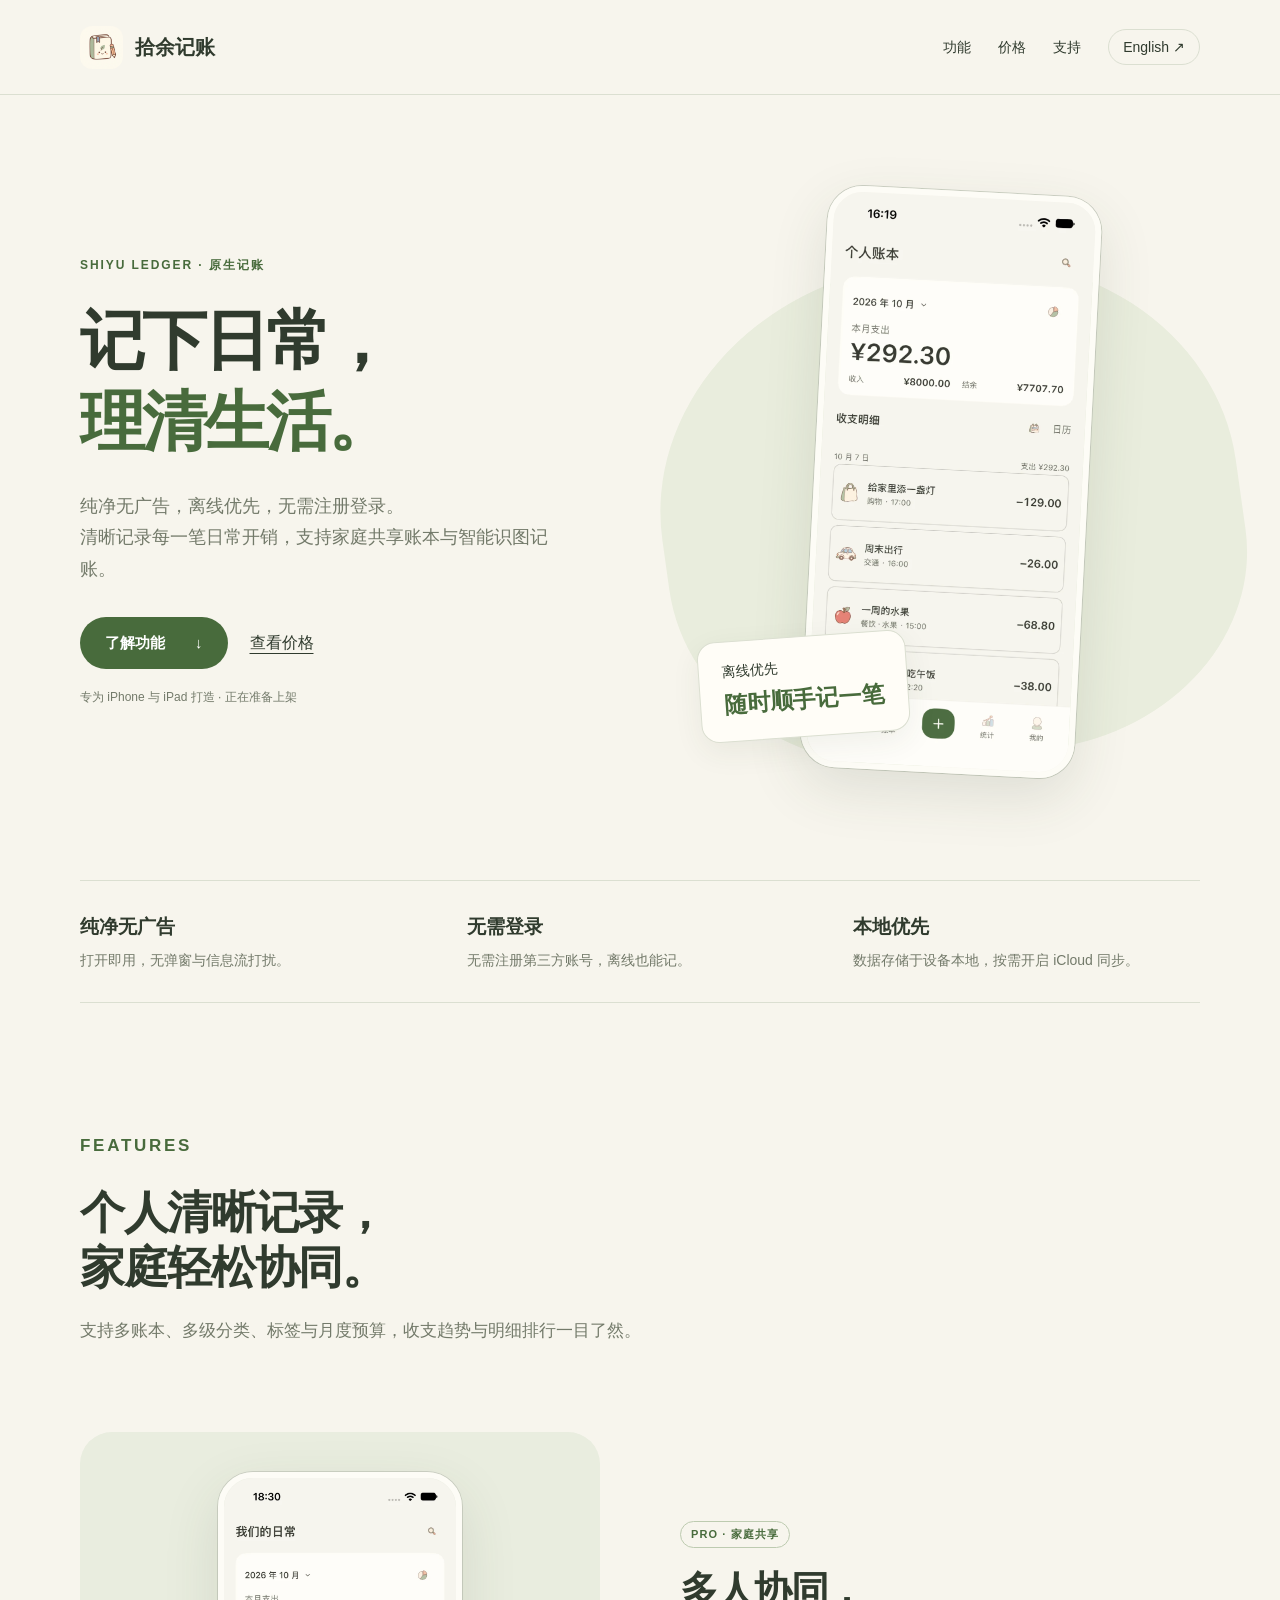
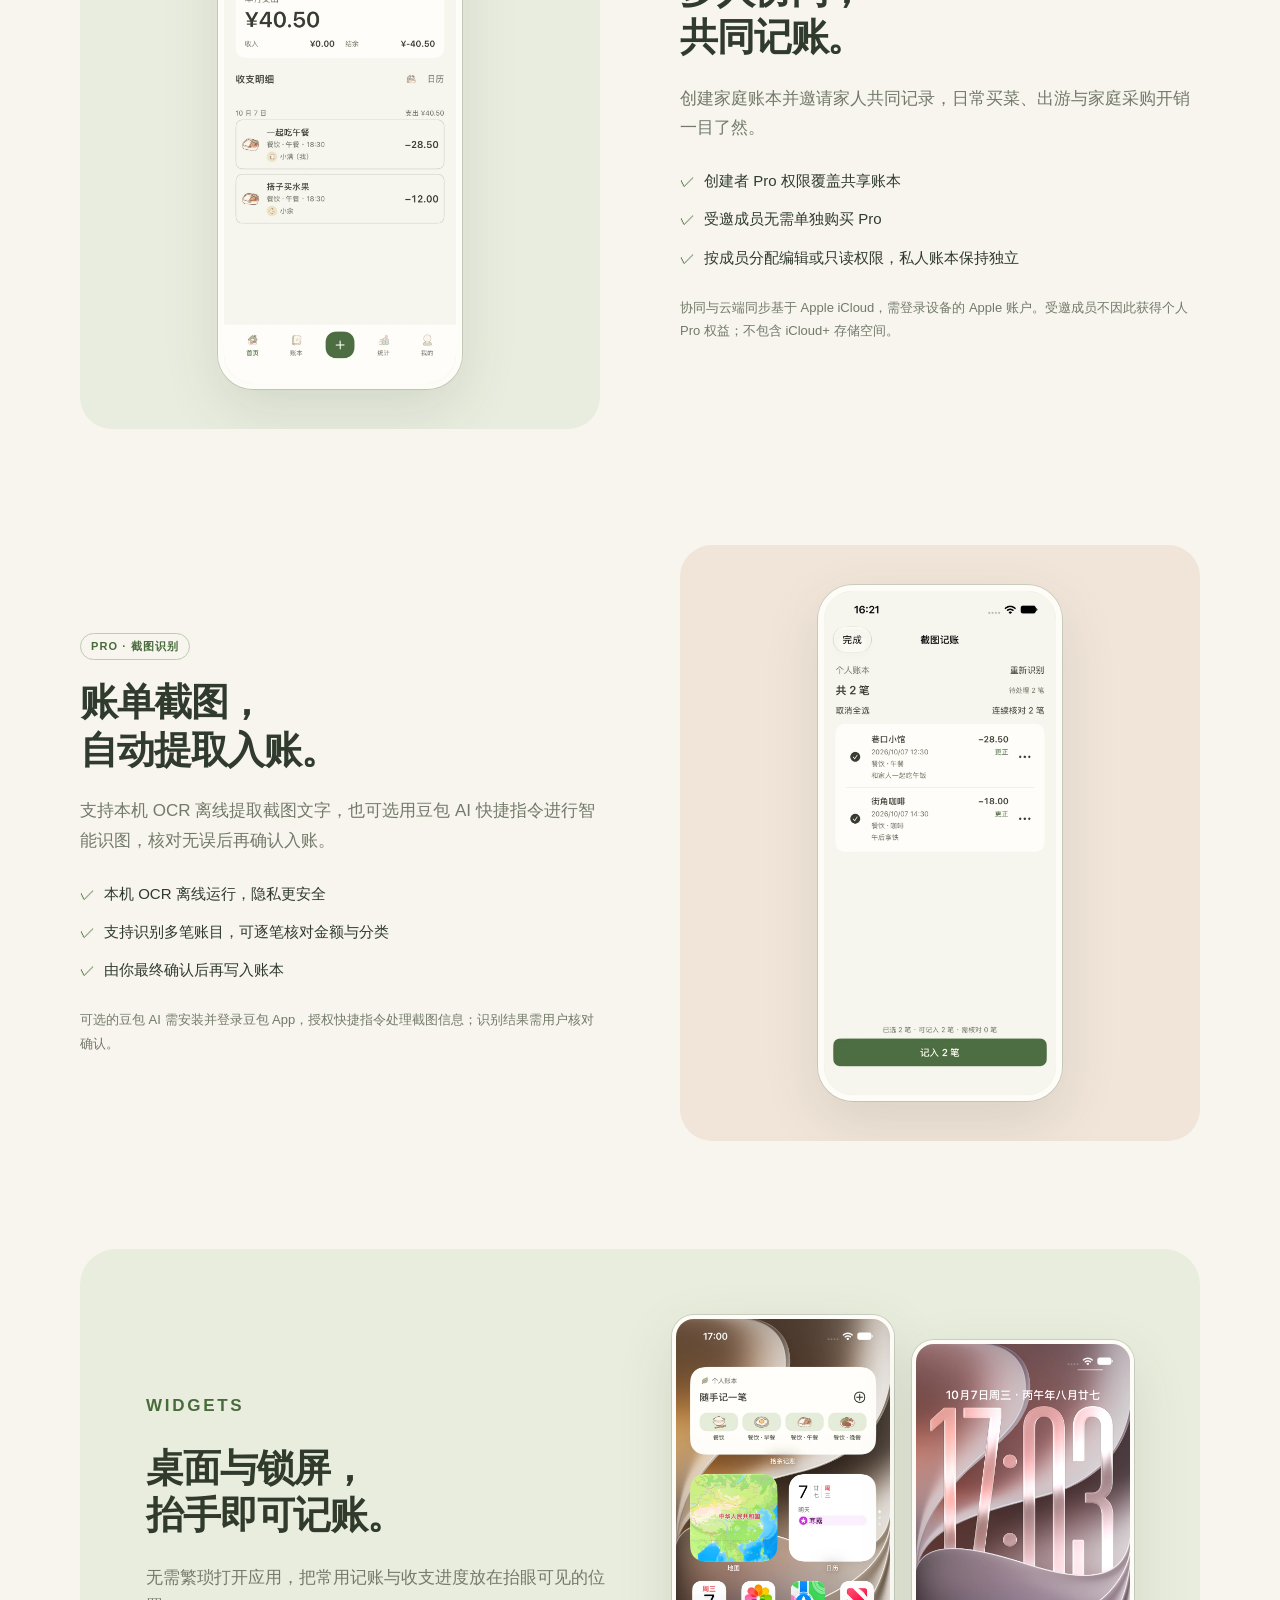
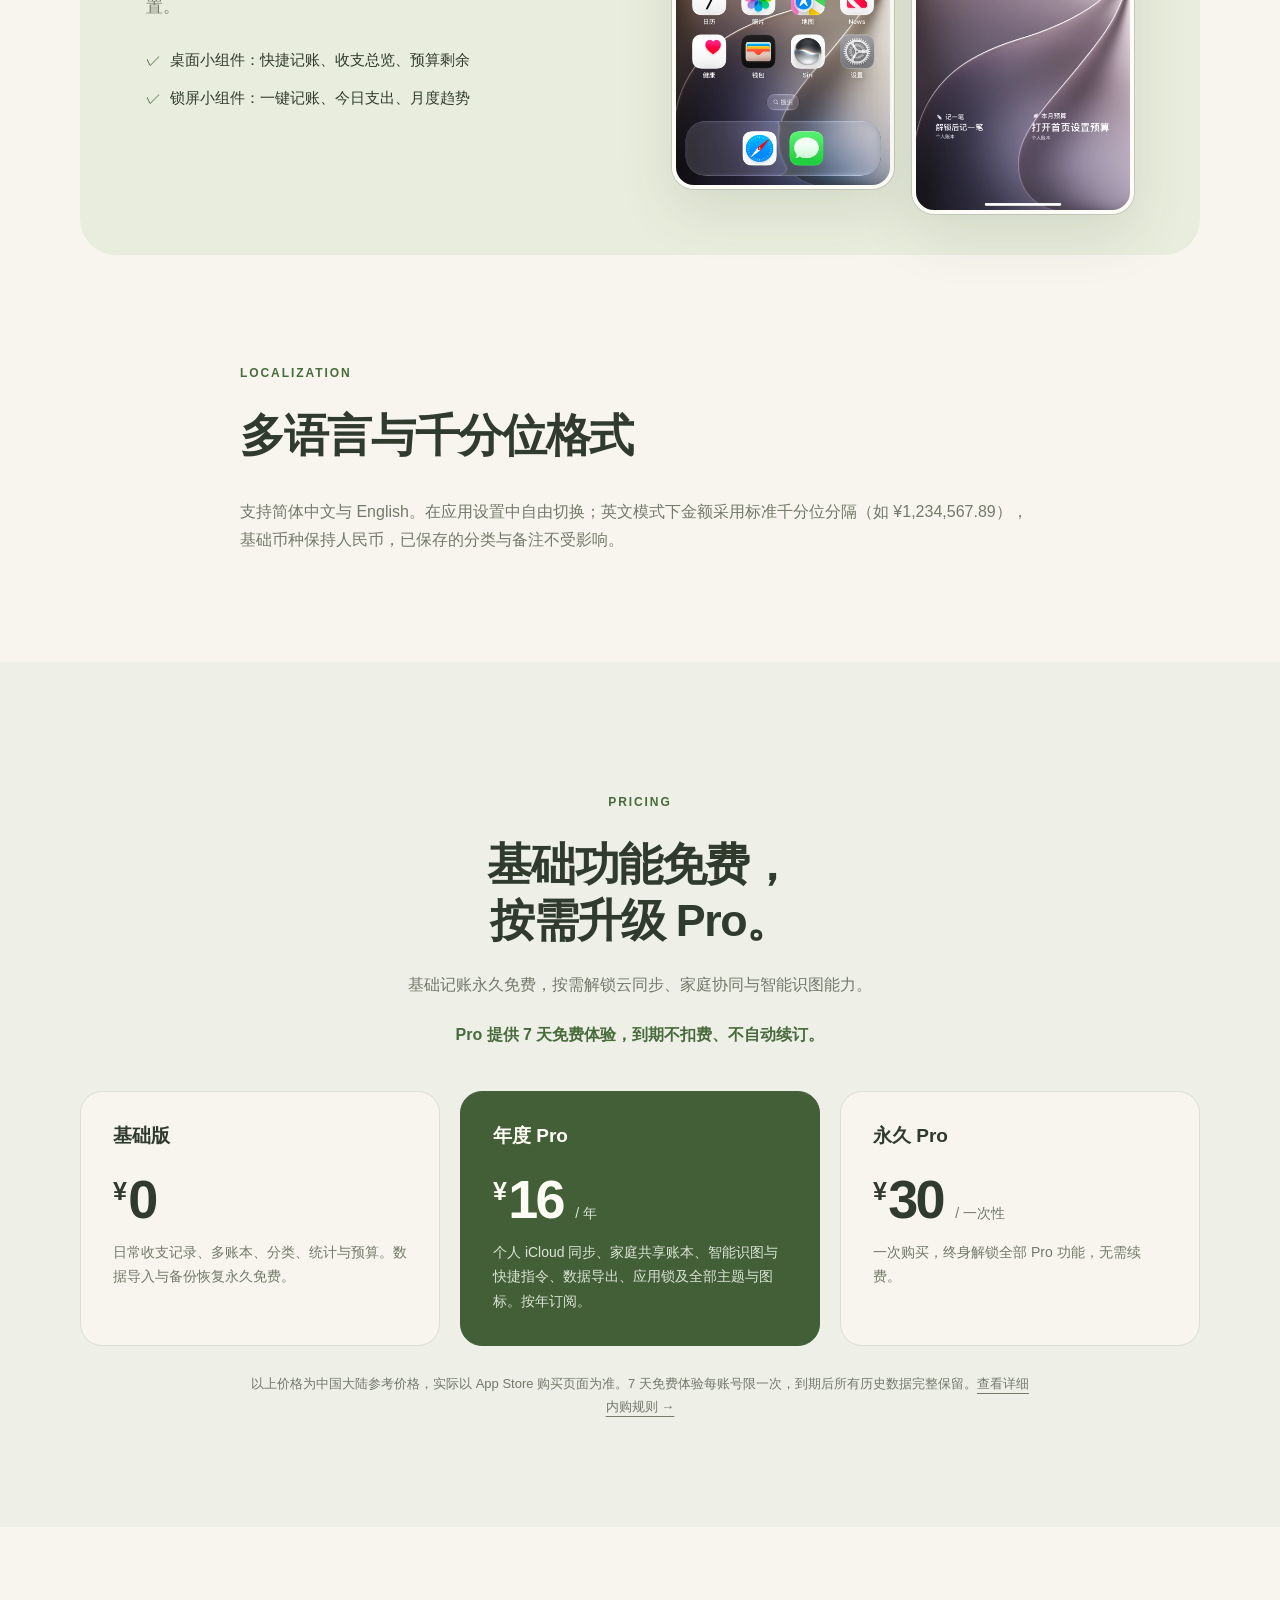
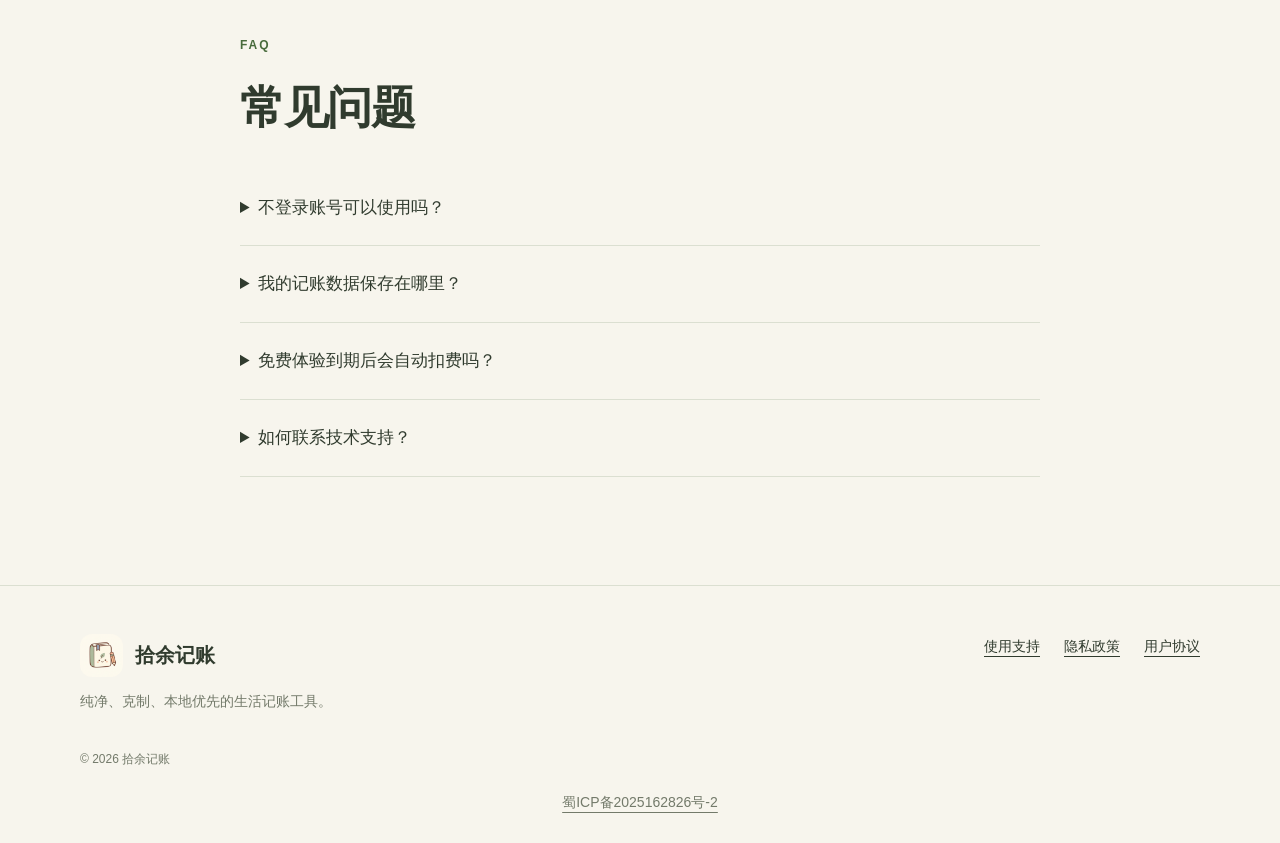
<file: index.html>
<!doctype html>
<html lang="zh-CN">
<head><meta charset="utf-8"><meta name="viewport" content="width=device-width,initial-scale=1"><meta name="description" content="拾余记账，纯净无广告的原生 iOS 记账应用。离线优先，无需登录。支持家庭共享账本、截图识别记账及桌面与锁屏小组件。"><meta name="theme-color" content="#f7f5ed"><title>拾余记账 · 原生生活记账</title><link rel="icon" href="assets/icon.png"><link rel="stylesheet" href="site.css"></head>
<body><a class="skip" href="#main">跳转到内容</a>
<header class="site-header"><nav class="wrap nav" aria-label="主导航"><a class="brand" href="index.html"><img src="assets/icon.png" width="43" height="43" alt="">拾余记账</a><div class="nav-links"><a class="optional" href="#features">功能</a><a class="mobile-hide" href="#pricing">价格</a><a class="mobile-hide" href="support.html">支持</a><a class="language" href="index-en.html" lang="en" aria-label="Switch to English">English ↗</a></div></nav></header>
<main id="main"><div class="wrap"><section class="hero"><div class="hero-copy"><p class="eyebrow">SHIYU LEDGER · 原生记账</p><h1>记下日常，<br><span>理清生活。</span></h1><p class="lead">纯净无广告，离线优先，无需注册登录。<br>清晰记录每一笔日常开销，支持家庭共享账本与智能识图记账。</p><div class="actions"><a class="button" href="#features">了解功能 <span aria-hidden="true">↓</span></a><a href="#pricing">查看价格</a></div><p class="availability">专为 iPhone 与 iPad 打造 · 正在准备上架</p></div><div class="hero-visual"><div class="phone"><img src="assets/home-zh.webp" width="828" height="1801" alt="拾余记账日常收支明细" fetchpriority="high"></div><div class="floating-note">离线优先<strong>随时顺手记一笔</strong></div></div></section>
<div class="pillars"><div><strong>纯净无广告</strong><p>打开即用，无弹窗与信息流打扰。</p></div><div><strong>无需登录</strong><p>无需注册第三方账号，离线也能记。</p></div><div><strong>本地优先</strong><p>数据存储于设备本地，按需开启 iCloud 同步。</p></div></div>
<section class="section" id="features"><div class="section-intro"><p class="eyebrow">FEATURES</p><h2>个人清晰记录，<br>家庭轻松协同。</h2><p>支持多账本、多级分类、标签与月度预算，收支趋势与明细排行一目了然。</p></div>
<div class="feature"><div class="feature-visual"><div class="phone"><img src="assets/family-zh.webp" width="828" height="1801" loading="lazy" alt="家庭共享账本成员与权限管理"></div></div><div class="feature-copy"><span class="tag">PRO · 家庭共享</span><h2>多人协同，<br>共同记账。</h2><p>创建家庭账本并邀请家人共同记录，日常买菜、出游与家庭采购开销一目了然。</p><ul class="feature-list"><li>创建者 Pro 权限覆盖共享账本</li><li>受邀成员无需单独购买 Pro</li><li>按成员分配编辑或只读权限，私人账本保持独立</li></ul><small>协同与云端同步基于 Apple iCloud，需登录设备的 Apple 账户。受邀成员不因此获得个人 Pro 权益；不包含 iCloud+ 存储空间。</small></div></div>
<div class="feature"><div class="feature-copy"><span class="tag">PRO · 截图识别</span><h2>账单截图，<br>自动提取入账。</h2><p>支持本机 OCR 离线提取截图文字，也可选用豆包 AI 快捷指令进行智能识图，核对无误后再确认入账。</p><ul class="feature-list"><li>本机 OCR 离线运行，隐私更安全</li><li>支持识别多笔账目，可逐笔核对金额与分类</li><li>由你最终确认后再写入账本</li></ul><small>可选的豆包 AI 需安装并登录豆包 App，授权快捷指令处理截图信息；识别结果需用户核对确认。</small></div><div class="feature-visual peach"><div class="phone"><img src="assets/recognition.webp" width="828" height="1801" loading="lazy" alt="截图识别后的多笔账目核对页面"></div></div></div></section>
<section class="widgets" aria-labelledby="widgets-title"><div><p class="eyebrow">WIDGETS</p><h2 id="widgets-title">桌面与锁屏，<br>抬手即可记账。</h2><p>无需繁琐打开应用，把常用记账与收支进度放在抬眼可见的位置。</p><ul class="feature-list"><li>桌面小组件：快捷记账、收支总览、预算剩余</li><li>锁屏小组件：一键记账、今日支出、月度趋势</li></ul></div><div class="widget-pair"><div class="phone"><img src="assets/widget-home.webp" loading="lazy" width="828" height="1801" alt="iPhone 桌面小组件"></div><div class="phone"><img src="assets/widget-lock.webp" loading="lazy" width="828" height="1801" alt="iPhone 锁屏小组件"></div></div></section>
<section class="section"><div class="faq"><p class="eyebrow">LOCALIZATION</p><h2>多语言与千分位格式</h2><p>支持简体中文与 English。在应用设置中自由切换；英文模式下金额采用标准千分位分隔（如 ¥1,234,567.89），基础币种保持人民币，已保存的分类与备注不受影响。</p></div></section></div>
<section class="section pricing" id="pricing"><div class="wrap"><div class="pricing-head"><p class="eyebrow">PRICING</p><h2>基础功能免费，<br>按需升级 Pro。</h2><p>基础记账永久免费，按需解锁云同步、家庭协同与智能识图能力。</p><p class="trial">Pro 提供 7 天免费体验，到期不扣费、不自动续订。</p></div><div class="prices"><article class="price-card"><h3>基础版</h3><div class="amount"><span class="currency">¥</span>0</div><p>日常收支记录、多账本、分类、统计与预算。数据导入与备份恢复永久免费。</p></article><article class="price-card pro"><h3>年度 Pro</h3><div class="amount"><span class="currency">¥</span>16 <span class="period">/ 年</span></div><p>个人 iCloud 同步、家庭共享账本、智能识图与快捷指令、数据导出、应用锁及全部主题与图标。按年订阅。</p></article><article class="price-card"><h3>永久 Pro</h3><div class="amount"><span class="currency">¥</span>30 <span class="period">/ 一次性</span></div><p>一次购买，终身解锁全部 Pro 功能，无需续费。</p></article></div><p class="pricing-note">以上价格为中国大陆参考价格，实际以 App Store 购买页面为准。7 天免费体验每账号限一次，到期后所有历史数据完整保留。<a href="terms.html">查看详细内购规则 →</a></p></div></section>
<section class="section wrap"><div class="faq"><p class="eyebrow">FAQ</p><h2>常见问题</h2><details><summary>不登录账号可以使用吗？</summary><p>可以。基础记账完全离线运行，无需注册或登录拾余账号。仅在主动开启个人 iCloud 同步或家庭共享时，需要登录设备的 Apple 账户。</p></details><details><summary>我的记账数据保存在哪里？</summary><p>基础记账数据保存在手机本地。开启云端同步后，通过 Apple CloudKit 保存在个人私有 iCloud 中，开发者不自建服务器存储用户账目。详见<a href="privacy.html">隐私政策</a>。</p></details><details><summary>免费体验到期后会自动扣费吗？</summary><p>不会。7 天免费体验为独立权益，到期自动停止，绝不会自动扣费或转为订阅。仅当主动购买年度订阅后才会按年续订。</p></details><details><summary>如何联系技术支持？</summary><p>如有使用疑问或问题反馈，请发送邮件至 <a href="mailto:906626481@qq.com">906626481@qq.com</a>。反馈时请附上应用版本、iOS 系统版本及操作说明。</p></details></div></section></main>
<footer class="footer"><div class="wrap"><div class="footer-top"><div class="footer-copy"><a class="brand" href="index.html"><img src="assets/icon.png" width="43" height="43" alt="">拾余记账</a><p>纯净、克制、本地优先的生活记账工具。</p></div><nav class="footer-links" aria-label="帮助与条款"><a href="support.html">使用支持</a><a href="privacy.html">隐私政策</a><a href="terms.html">用户协议</a></nav></div><div class="footer-bottom"><span>© 2026 拾余记账</span></div><p class="footer-filing"><a href="https://beian.miit.gov.cn/" target="_blank" rel="noopener noreferrer">蜀ICP备2025162826号-2</a></p></div></footer></body></html>
</file>
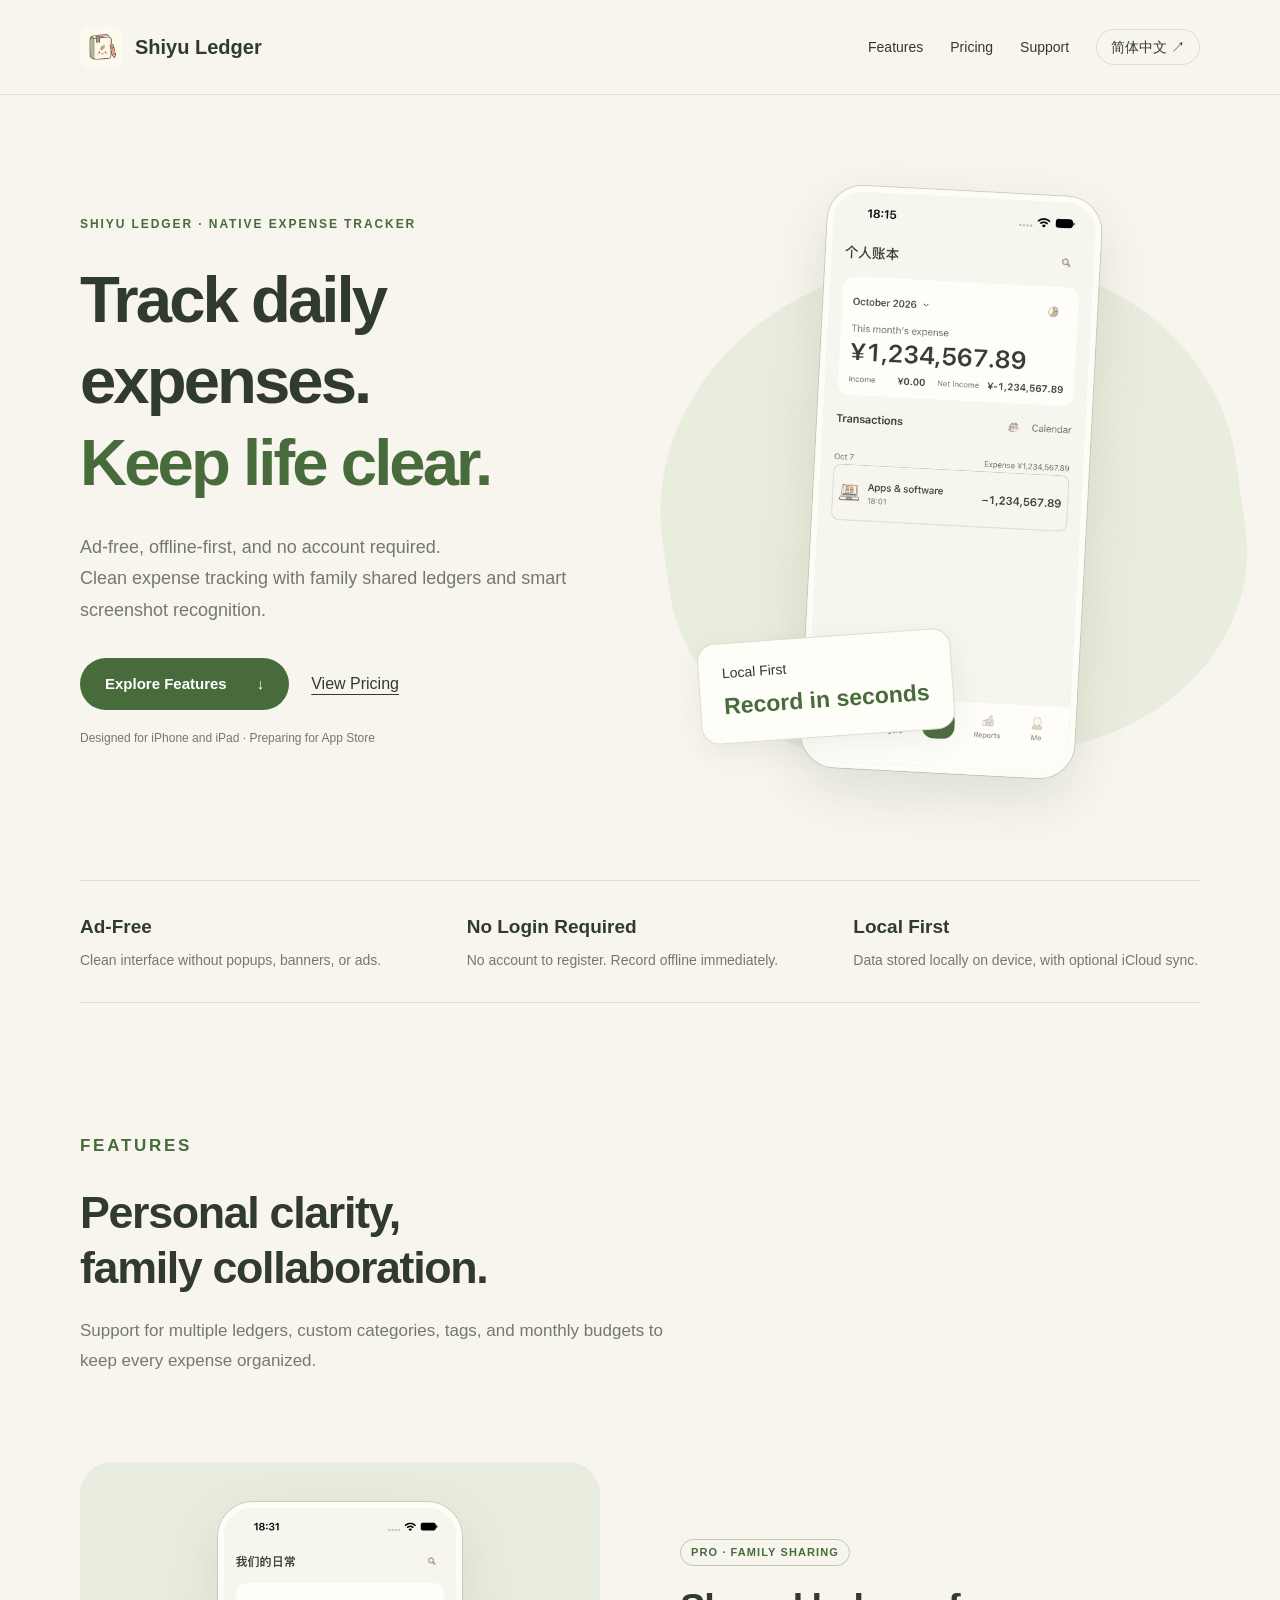
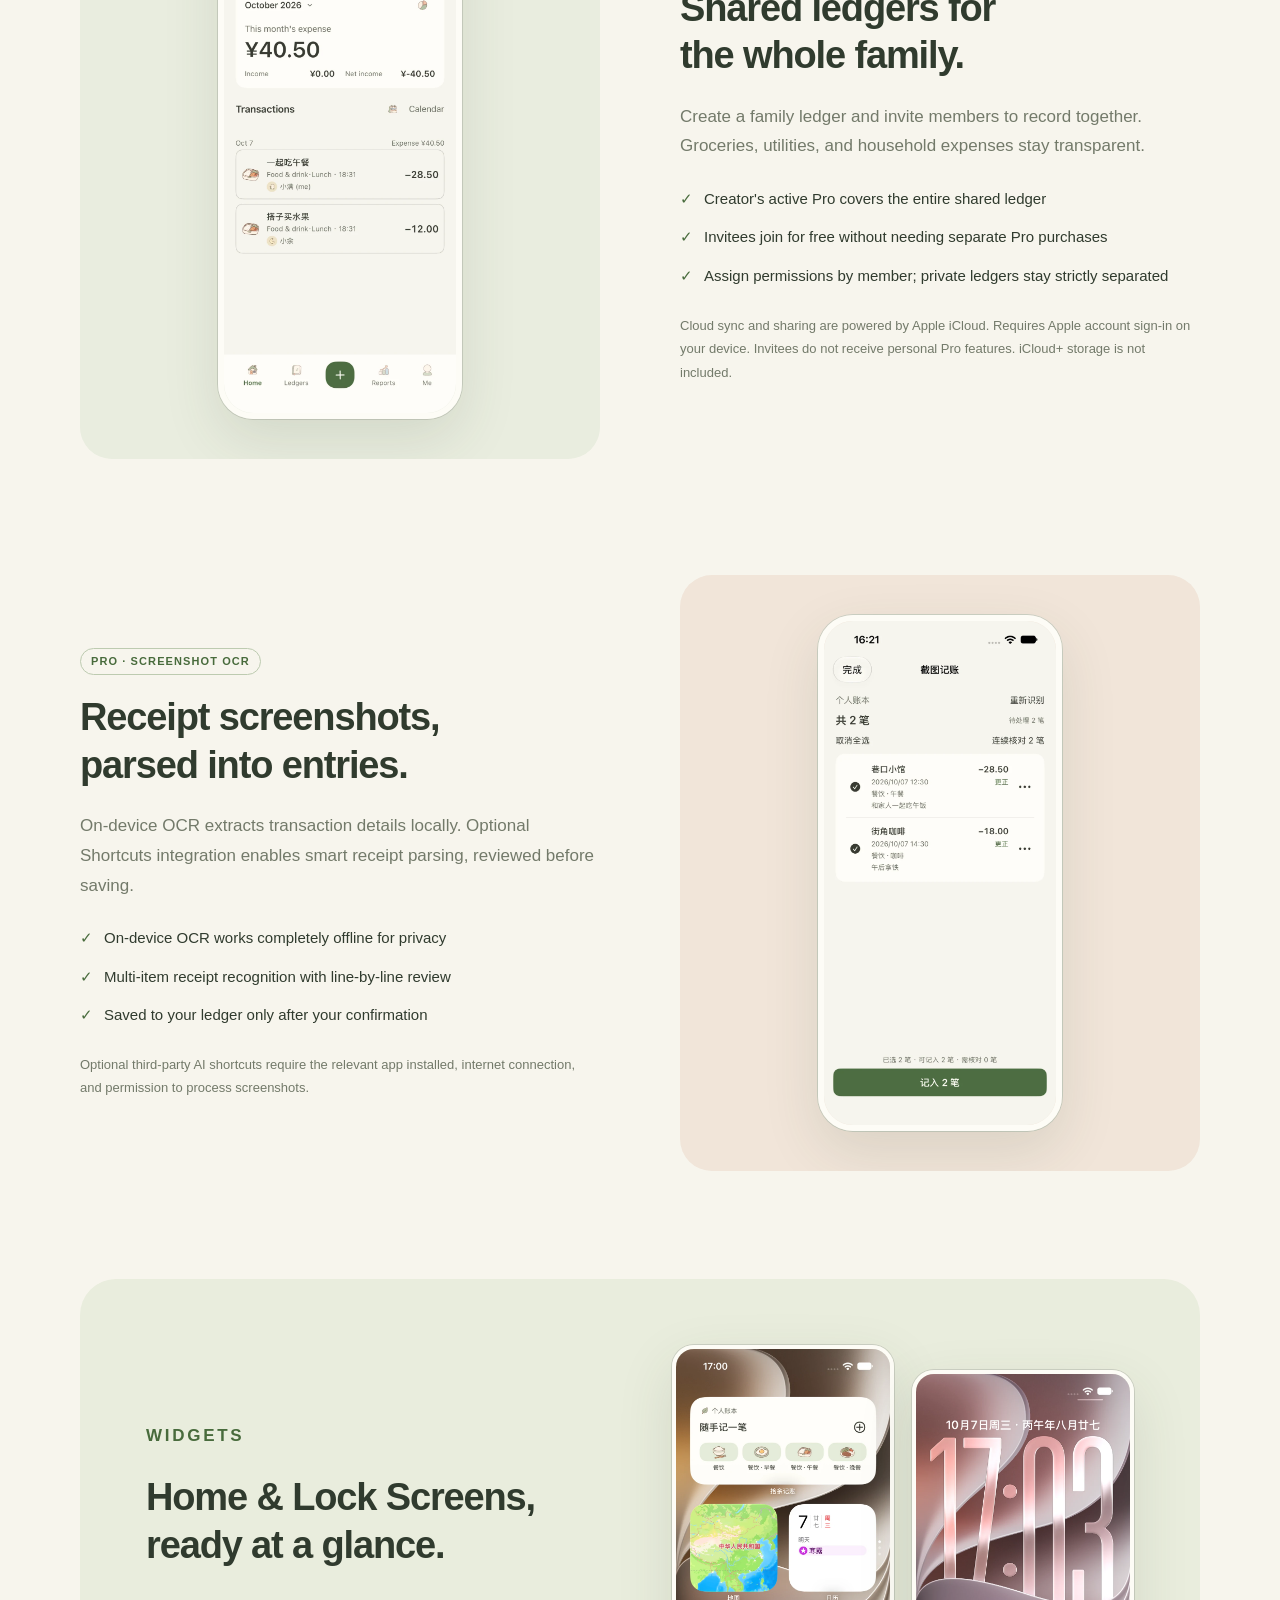
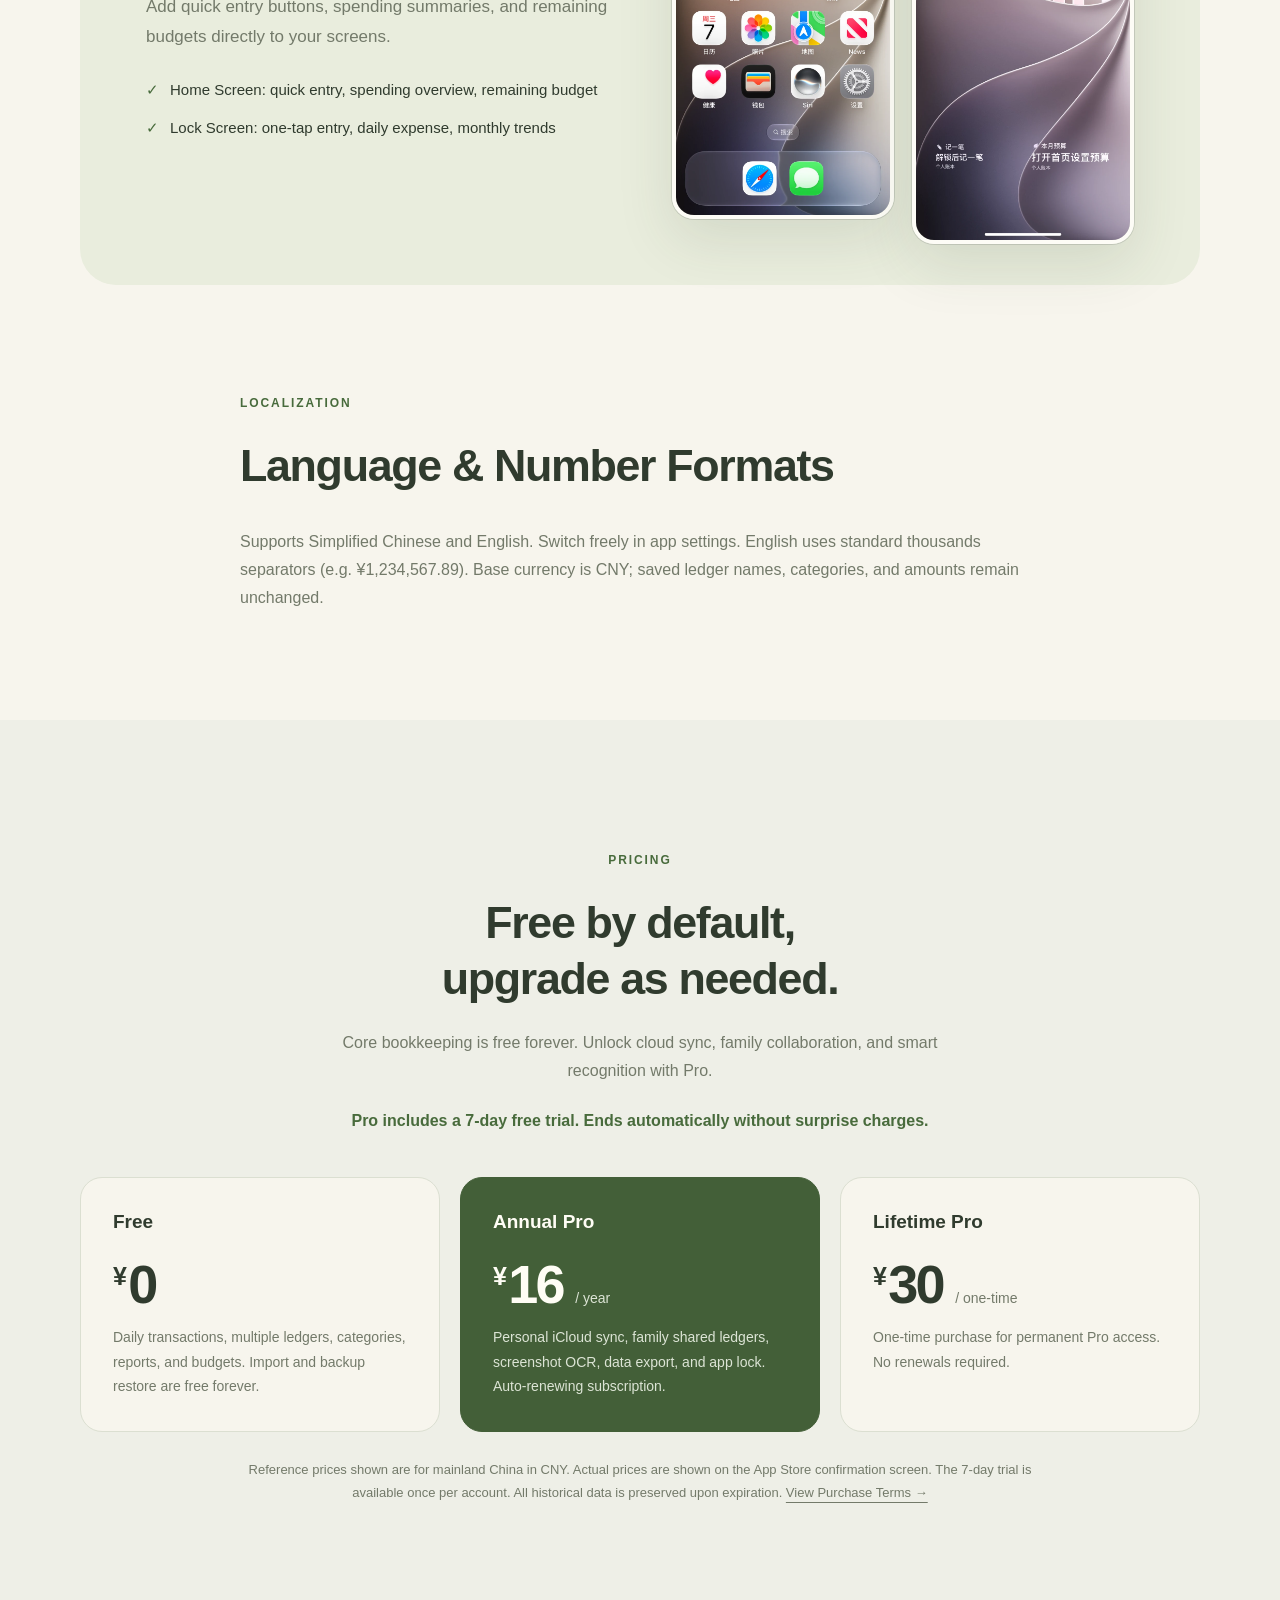
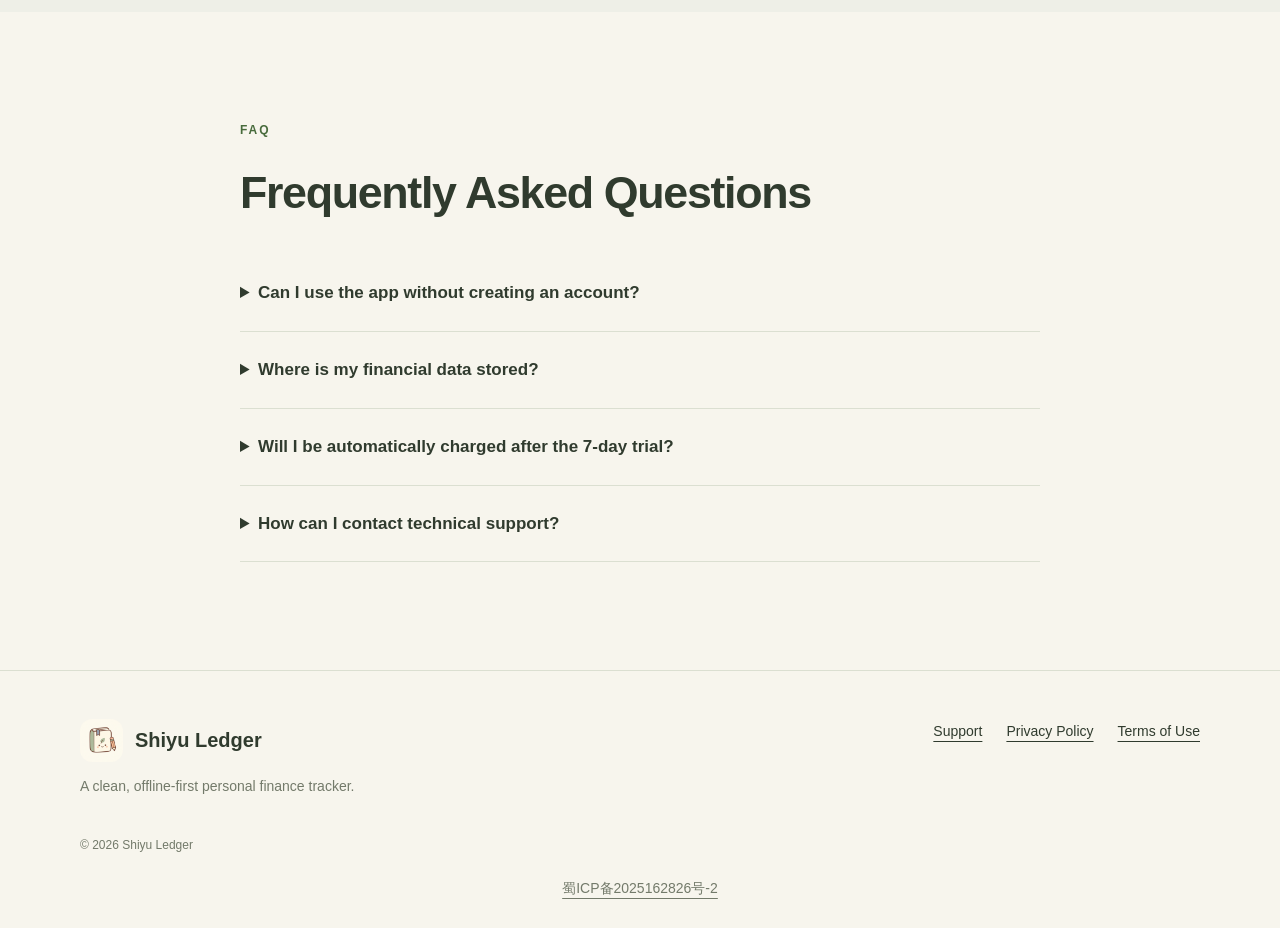
<file: index-en.html>
<!doctype html>
<html lang="en">
<head><meta charset="utf-8"><meta name="viewport" content="width=device-width,initial-scale=1"><meta name="description" content="Shiyu Ledger is a clean, ad-free, offline-first iOS expense tracker without accounts. Features family shared ledgers, OCR recognition, and Home/Lock Screen widgets."><meta name="theme-color" content="#f7f5ed"><title>Shiyu Ledger · Native Expense Tracker</title><link rel="icon" href="assets/icon.png"><link rel="stylesheet" href="site.css"></head>
<body><a class="skip" href="#main">Skip to content</a>
<header class="site-header"><nav class="wrap nav" aria-label="Main navigation"><a class="brand" href="index-en.html"><img src="assets/icon.png" width="43" height="43" alt="">Shiyu Ledger</a><div class="nav-links"><a class="optional" href="#features">Features</a><a class="mobile-hide" href="#pricing">Pricing</a><a class="mobile-hide" href="support-en.html">Support</a><a class="language" href="index.html" lang="zh-CN" aria-label="切换为简体中文">简体中文 ↗</a></div></nav></header>
<main id="main"><div class="wrap"><section class="hero"><div class="hero-copy"><p class="eyebrow">SHIYU LEDGER · NATIVE EXPENSE TRACKER</p><h1>Track daily expenses.<br><span>Keep life clear.</span></h1><p class="lead">Ad-free, offline-first, and no account required.<br>Clean expense tracking with family shared ledgers and smart screenshot recognition.</p><div class="actions"><a class="button" href="#features">Explore Features <span aria-hidden="true">↓</span></a><a href="#pricing">View Pricing</a></div><p class="availability">Designed for iPhone and iPad · Preparing for App Store</p></div><div class="hero-visual"><div class="phone"><img src="assets/home-en.webp" width="828" height="1801" alt="Shiyu Ledger daily transactions" fetchpriority="high"></div><div class="floating-note">Local First<strong>Record in seconds</strong></div></div></section>
<div class="pillars"><div><strong>Ad-Free</strong><p>Clean interface without popups, banners, or ads.</p></div><div><strong>No Login Required</strong><p>No account to register. Record offline immediately.</p></div><div><strong>Local First</strong><p>Data stored locally on device, with optional iCloud sync.</p></div></div>
<section class="section" id="features"><div class="section-intro"><p class="eyebrow">FEATURES</p><h2>Personal clarity,<br>family collaboration.</h2><p>Support for multiple ledgers, custom categories, tags, and monthly budgets to keep every expense organized.</p></div>
<div class="feature"><div class="feature-visual"><div class="phone"><img src="assets/family-en.webp" width="828" height="1801" loading="lazy" alt="Shared family ledger members and permissions"></div></div><div class="feature-copy"><span class="tag">PRO · FAMILY SHARING</span><h2>Shared ledgers for<br>the whole family.</h2><p>Create a family ledger and invite members to record together. Groceries, utilities, and household expenses stay transparent.</p><ul class="feature-list"><li>Creator's active Pro covers the entire shared ledger</li><li>Invitees join for free without needing separate Pro purchases</li><li>Assign permissions by member; private ledgers stay strictly separated</li></ul><small>Cloud sync and sharing are powered by Apple iCloud. Requires Apple account sign-in on your device. Invitees do not receive personal Pro features. iCloud+ storage is not included.</small></div></div>
<div class="feature"><div class="feature-copy"><span class="tag">PRO · SCREENSHOT OCR</span><h2>Receipt screenshots,<br>parsed into entries.</h2><p>On-device OCR extracts transaction details locally. Optional Shortcuts integration enables smart receipt parsing, reviewed before saving.</p><ul class="feature-list"><li>On-device OCR works completely offline for privacy</li><li>Multi-item receipt recognition with line-by-line review</li><li>Saved to your ledger only after your confirmation</li></ul><small>Optional third-party AI shortcuts require the relevant app installed, internet connection, and permission to process screenshots.</small></div><div class="feature-visual peach"><div class="phone"><img src="assets/recognition.webp" width="828" height="1801" loading="lazy" alt="Reviewing recognized transactions"></div></div></div></section>
<section class="widgets" aria-labelledby="widgets-title"><div><p class="eyebrow">WIDGETS</p><h2 id="widgets-title">Home & Lock Screens,<br>ready at a glance.</h2><p>Add quick entry buttons, spending summaries, and remaining budgets directly to your screens.</p><ul class="feature-list"><li>Home Screen: quick entry, spending overview, remaining budget</li><li>Lock Screen: one-tap entry, daily expense, monthly trends</li></ul></div><div class="widget-pair"><div class="phone"><img src="assets/widget-home.webp" loading="lazy" width="828" height="1801" alt="iPhone Home Screen widgets"></div><div class="phone"><img src="assets/widget-lock.webp" loading="lazy" width="828" height="1801" alt="iPhone Lock Screen widgets"></div></div></section>
<section class="section"><div class="faq"><p class="eyebrow">LOCALIZATION</p><h2>Language & Number Formats</h2><p>Supports Simplified Chinese and English. Switch freely in app settings. English uses standard thousands separators (e.g. ¥1,234,567.89). Base currency is CNY; saved ledger names, categories, and amounts remain unchanged.</p></div></section></div>
<section class="section pricing" id="pricing"><div class="wrap"><div class="pricing-head"><p class="eyebrow">PRICING</p><h2>Free by default,<br>upgrade as needed.</h2><p>Core bookkeeping is free forever. Unlock cloud sync, family collaboration, and smart recognition with Pro.</p><p class="trial">Pro includes a 7-day free trial. Ends automatically without surprise charges.</p></div><div class="prices"><article class="price-card"><h3>Free</h3><div class="amount"><span class="currency">¥</span>0</div><p>Daily transactions, multiple ledgers, categories, reports, and budgets. Import and backup restore are free forever.</p></article><article class="price-card pro"><h3>Annual Pro</h3><div class="amount"><span class="currency">¥</span>16 <span class="period">/ year</span></div><p>Personal iCloud sync, family shared ledgers, screenshot OCR, data export, and app lock. Auto-renewing subscription.</p></article><article class="price-card"><h3>Lifetime Pro</h3><div class="amount"><span class="currency">¥</span>30 <span class="period">/ one-time</span></div><p>One-time purchase for permanent Pro access. No renewals required.</p></article></div><p class="pricing-note">Reference prices shown are for mainland China in CNY. Actual prices are shown on the App Store confirmation screen. The 7-day trial is available once per account. All historical data is preserved upon expiration. <a href="terms-en.html">View Purchase Terms →</a></p></div></section>
<section class="section wrap"><div class="faq"><p class="eyebrow">FAQ</p><h2>Frequently Asked Questions</h2><details><summary>Can I use the app without creating an account?</summary><p>Yes. Core bookkeeping works completely offline without registering or logging in. An Apple account on your device is only required when enabling iCloud sync or family sharing.</p></details><details><summary>Where is my financial data stored?</summary><p>All entries are stored locally on your device by default. When sync is enabled, data is stored in your private Apple CloudKit container. We operate no servers that store your financial records. See our <a href="privacy-en.html">Privacy Policy</a>.</p></details><details><summary>Will I be automatically charged after the 7-day trial?</summary><p>No. The 7-day trial is a standalone trial period. It terminates automatically without charging or converting into a subscription. Auto-renewal only applies if you actively purchase the Annual plan.</p></details><details><summary>How can I contact technical support?</summary><p>Email us at <a href="mailto:906626481@qq.com">906626481@qq.com</a>. Please include your app version, iOS version, and reproduction steps.</p></details></div></section></main>
<footer class="footer"><div class="wrap"><div class="footer-top"><div class="footer-copy"><a class="brand" href="index-en.html"><img src="assets/icon.png" width="43" height="43" alt="">Shiyu Ledger</a><p>A clean, offline-first personal finance tracker.</p></div><nav class="footer-links" aria-label="Help and terms"><a href="support-en.html">Support</a><a href="privacy-en.html">Privacy Policy</a><a href="terms-en.html">Terms of Use</a></nav></div><div class="footer-bottom"><span>© 2026 Shiyu Ledger</span></div><p class="footer-filing"><a href="https://beian.miit.gov.cn/" target="_blank" rel="noopener noreferrer">蜀ICP备2025162826号-2</a></p></div></footer></body></html>
</file>
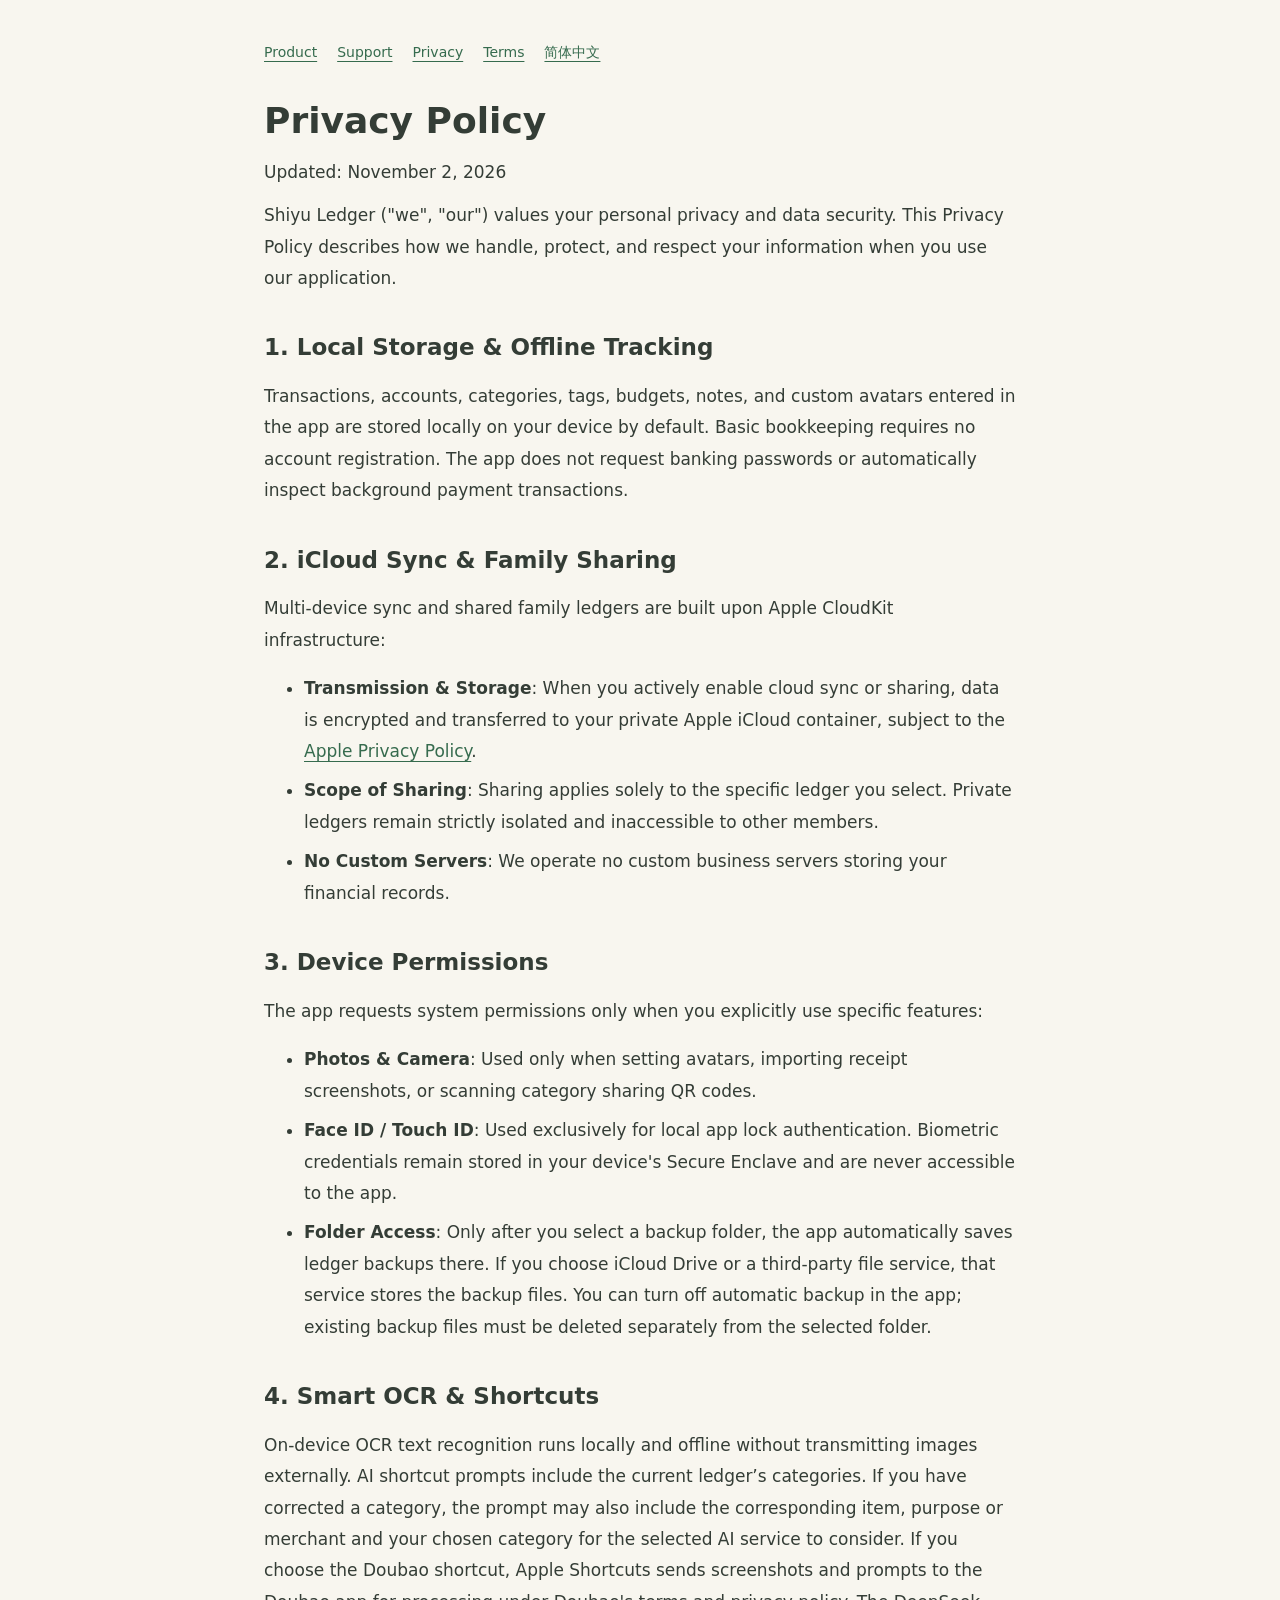
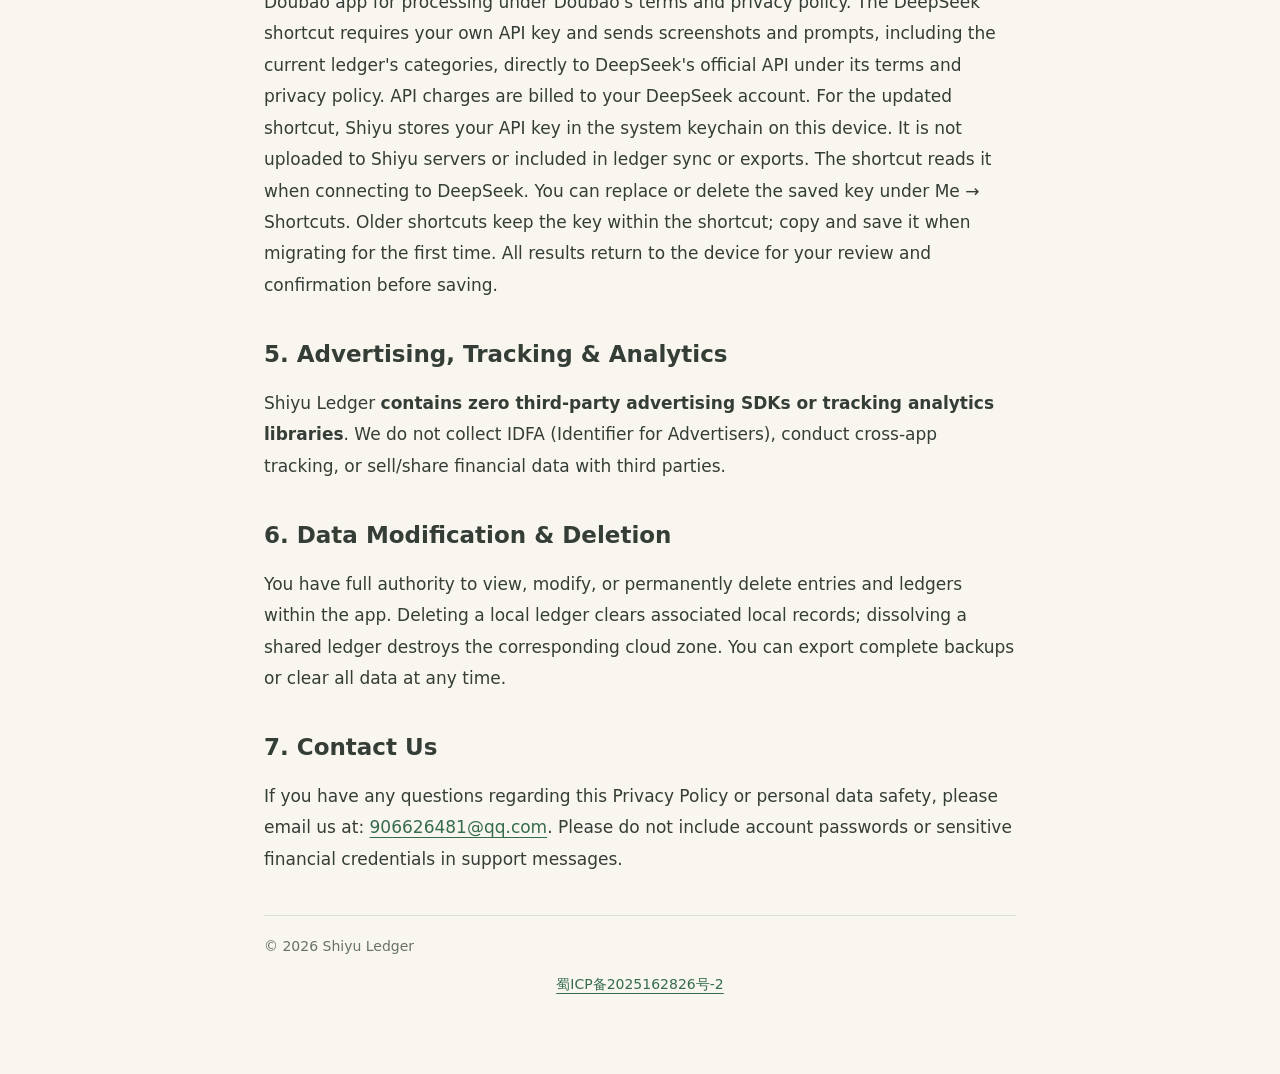
<file: privacy-en.html>
<!doctype html>
<html lang="en"><head><meta charset="utf-8"><meta name="viewport" content="width=device-width,initial-scale=1"><title>Shiyu Ledger · Privacy Policy</title><link rel="stylesheet" href="style.css"></head><body><main>
<nav><a href="index-en.html">Product</a><a href="support-en.html">Support</a><a href="privacy-en.html" aria-current="page">Privacy</a><a href="terms-en.html">Terms</a><a href="privacy.html" lang="zh-CN">简体中文</a></nav>
<h1>Privacy Policy</h1><p>Updated: November 2, 2026</p>
<p>Shiyu Ledger ("we", "our") values your personal privacy and data security. This Privacy Policy describes how we handle, protect, and respect your information when you use our application.</p>

<h2>1. Local Storage & Offline Tracking</h2>
<p>Transactions, accounts, categories, tags, budgets, notes, and custom avatars entered in the app are stored locally on your device by default. Basic bookkeeping requires no account registration. The app does not request banking passwords or automatically inspect background payment transactions.</p>

<h2>2. iCloud Sync & Family Sharing</h2>
<p>Multi-device sync and shared family ledgers are built upon Apple CloudKit infrastructure:</p>
<ul>
<li><strong>Transmission & Storage</strong>: When you actively enable cloud sync or sharing, data is encrypted and transferred to your private Apple iCloud container, subject to the <a href="https://www.apple.com/legal/privacy/" target="_blank" rel="noopener noreferrer">Apple Privacy Policy</a>.</li>
<li><strong>Scope of Sharing</strong>: Sharing applies solely to the specific ledger you select. Private ledgers remain strictly isolated and inaccessible to other members.</li>
<li><strong>No Custom Servers</strong>: We operate no custom business servers storing your financial records.</li>
</ul>

<h2>3. Device Permissions</h2>
<p>The app requests system permissions only when you explicitly use specific features:</p>
<ul>
<li><strong>Photos & Camera</strong>: Used only when setting avatars, importing receipt screenshots, or scanning category sharing QR codes.</li>
<li><strong>Face ID / Touch ID</strong>: Used exclusively for local app lock authentication. Biometric credentials remain stored in your device's Secure Enclave and are never accessible to the app.</li>
<li><strong>Folder Access</strong>: Only after you select a backup folder, the app automatically saves ledger backups there. If you choose iCloud Drive or a third-party file service, that service stores the backup files. You can turn off automatic backup in the app; existing backup files must be deleted separately from the selected folder.</li>
</ul>

<h2>4. Smart OCR & Shortcuts</h2>
<p>On-device OCR text recognition runs locally and offline without transmitting images externally. AI shortcut prompts include the current ledger’s categories. If you have corrected a category, the prompt may also include the corresponding item, purpose or merchant and your chosen category for the selected AI service to consider. If you choose the Doubao shortcut, Apple Shortcuts sends screenshots and prompts to the Doubao app for processing under Doubao's terms and privacy policy. The DeepSeek shortcut requires your own API key and sends screenshots and prompts, including the current ledger's categories, directly to DeepSeek's official API under its terms and privacy policy. API charges are billed to your DeepSeek account. For the updated shortcut, Shiyu stores your API key in the system keychain on this device. It is not uploaded to Shiyu servers or included in ledger sync or exports. The shortcut reads it when connecting to DeepSeek. You can replace or delete the saved key under Me → Shortcuts. Older shortcuts keep the key within the shortcut; copy and save it when migrating for the first time. All results return to the device for your review and confirmation before saving.</p>

<h2>5. Advertising, Tracking & Analytics</h2>
<p>Shiyu Ledger <strong>contains zero third-party advertising SDKs or tracking analytics libraries</strong>. We do not collect IDFA (Identifier for Advertisers), conduct cross-app tracking, or sell/share financial data with third parties.</p>

<h2 id="choices">6. Data Modification & Deletion</h2>
<p>You have full authority to view, modify, or permanently delete entries and ledgers within the app. Deleting a local ledger clears associated local records; dissolving a shared ledger destroys the corresponding cloud zone. You can export complete backups or clear all data at any time.</p>

<h2>7. Contact Us</h2>
<p>If you have any questions regarding this Privacy Policy or personal data safety, please email us at: <a href="mailto:906626481@qq.com">906626481@qq.com</a>. Please do not include account passwords or sensitive financial credentials in support messages.</p>
<footer>© 2026 Shiyu Ledger<p class="filing"><a href="https://beian.miit.gov.cn/" target="_blank" rel="noopener noreferrer">蜀ICP备2025162826号-2</a></p></footer></main></body></html>
</file>
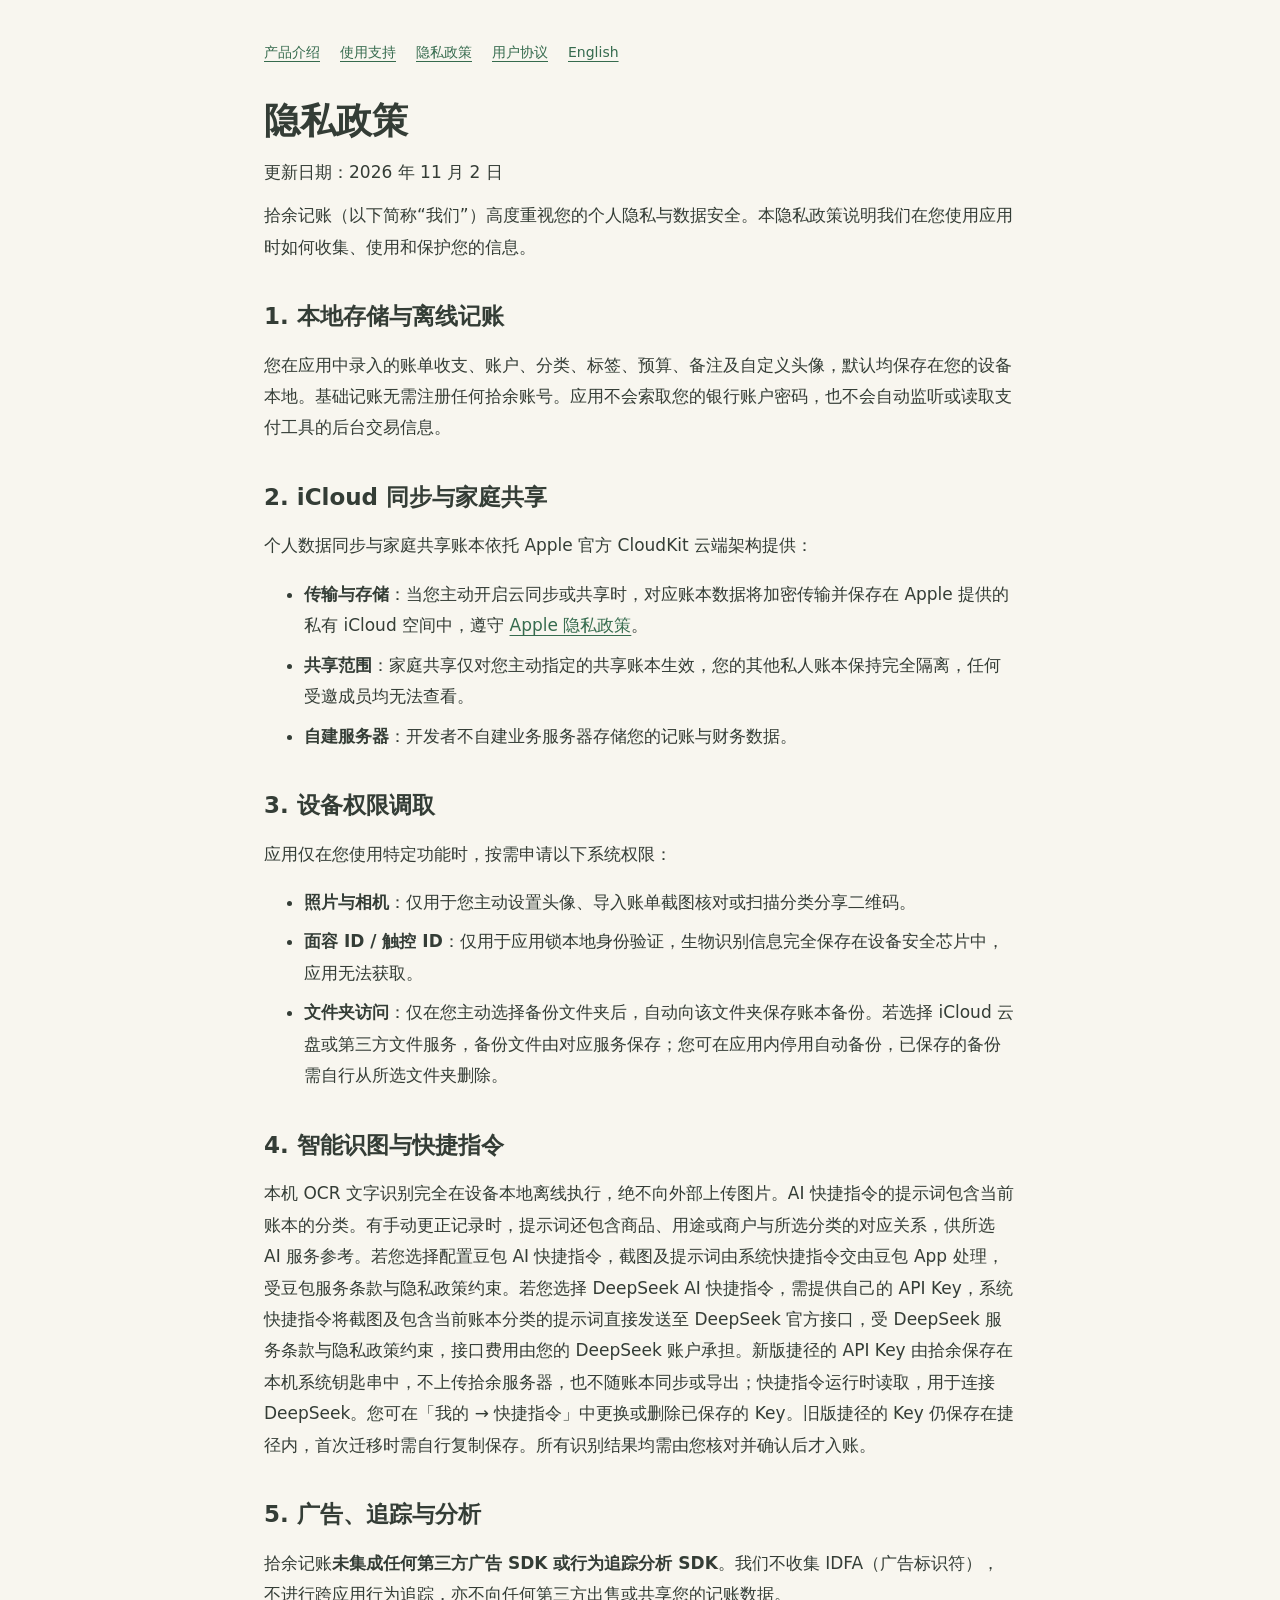
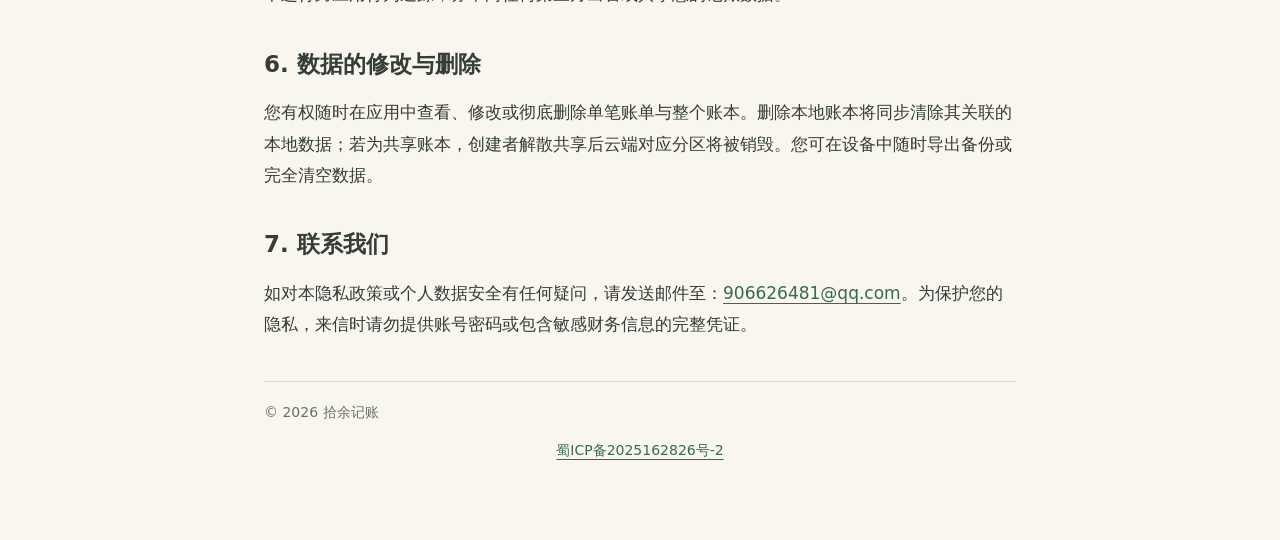
<file: privacy.html>
<!doctype html>
<html lang="zh-CN"><head><meta charset="utf-8"><meta name="viewport" content="width=device-width,initial-scale=1"><title>拾余记账 · 隐私政策</title><link rel="stylesheet" href="style.css"></head><body><main><nav><a href="index.html">产品介绍</a><a href="support.html">使用支持</a><a href="privacy.html" aria-current="page">隐私政策</a><a href="terms.html">用户协议</a><a href="privacy-en.html" lang="en">English</a></nav><h1>隐私政策</h1><p>更新日期：2026 年 11 月 2 日</p><p>拾余记账（以下简称“我们”）高度重视您的个人隐私与数据安全。本隐私政策说明我们在您使用应用时如何收集、使用和保护您的信息。</p>

<h2>1. 本地存储与离线记账</h2>
<p>您在应用中录入的账单收支、账户、分类、标签、预算、备注及自定义头像，默认均保存在您的设备本地。基础记账无需注册任何拾余账号。应用不会索取您的银行账户密码，也不会自动监听或读取支付工具的后台交易信息。</p>

<h2>2. iCloud 同步与家庭共享</h2>
<p>个人数据同步与家庭共享账本依托 Apple 官方 CloudKit 云端架构提供：</p>
<ul>
<li><strong>传输与存储</strong>：当您主动开启云同步或共享时，对应账本数据将加密传输并保存在 Apple 提供的私有 iCloud 空间中，遵守 <a href="https://www.apple.com/legal/privacy/" target="_blank" rel="noopener noreferrer">Apple 隐私政策</a>。</li>
<li><strong>共享范围</strong>：家庭共享仅对您主动指定的共享账本生效，您的其他私人账本保持完全隔离，任何受邀成员均无法查看。</li>
<li><strong>自建服务器</strong>：开发者不自建业务服务器存储您的记账与财务数据。</li>
</ul>

<h2>3. 设备权限调取</h2>
<p>应用仅在您使用特定功能时，按需申请以下系统权限：</p>
<ul>
<li><strong>照片与相机</strong>：仅用于您主动设置头像、导入账单截图核对或扫描分类分享二维码。</li>
<li><strong>面容 ID / 触控 ID</strong>：仅用于应用锁本地身份验证，生物识别信息完全保存在设备安全芯片中，应用无法获取。</li>
<li><strong>文件夹访问</strong>：仅在您主动选择备份文件夹后，自动向该文件夹保存账本备份。若选择 iCloud 云盘或第三方文件服务，备份文件由对应服务保存；您可在应用内停用自动备份，已保存的备份需自行从所选文件夹删除。</li>
</ul>

<h2>4. 智能识图与快捷指令</h2>
<p>本机 OCR 文字识别完全在设备本地离线执行，绝不向外部上传图片。AI 快捷指令的提示词包含当前账本的分类。有手动更正记录时，提示词还包含商品、用途或商户与所选分类的对应关系，供所选 AI 服务参考。若您选择配置豆包 AI 快捷指令，截图及提示词由系统快捷指令交由豆包 App 处理，受豆包服务条款与隐私政策约束。若您选择 DeepSeek AI 快捷指令，需提供自己的 API Key，系统快捷指令将截图及包含当前账本分类的提示词直接发送至 DeepSeek 官方接口，受 DeepSeek 服务条款与隐私政策约束，接口费用由您的 DeepSeek 账户承担。新版捷径的 API Key 由拾余保存在本机系统钥匙串中，不上传拾余服务器，也不随账本同步或导出；快捷指令运行时读取，用于连接 DeepSeek。您可在「我的 → 快捷指令」中更换或删除已保存的 Key。旧版捷径的 Key 仍保存在捷径内，首次迁移时需自行复制保存。所有识别结果均需由您核对并确认后才入账。</p>

<h2>5. 广告、追踪与分析</h2>
<p>拾余记账<strong>未集成任何第三方广告 SDK 或行为追踪分析 SDK</strong>。我们不收集 IDFA（广告标识符），不进行跨应用行为追踪，亦不向任何第三方出售或共享您的记账数据。</p>

<h2>6. 数据的修改与删除</h2>
<p>您有权随时在应用中查看、修改或彻底删除单笔账单与整个账本。删除本地账本将同步清除其关联的本地数据；若为共享账本，创建者解散共享后云端对应分区将被销毁。您可在设备中随时导出备份或完全清空数据。</p>

<h2>7. 联系我们</h2>
<p>如对本隐私政策或个人数据安全有任何疑问，请发送邮件至：<a href="mailto:906626481@qq.com">906626481@qq.com</a>。为保护您的隐私，来信时请勿提供账号密码或包含敏感财务信息的完整凭证。</p>
<footer>© 2026 拾余记账<p class="filing"><a href="https://beian.miit.gov.cn/" target="_blank" rel="noopener noreferrer">蜀ICP备2025162826号-2</a></p></footer></main></body></html>
</file>
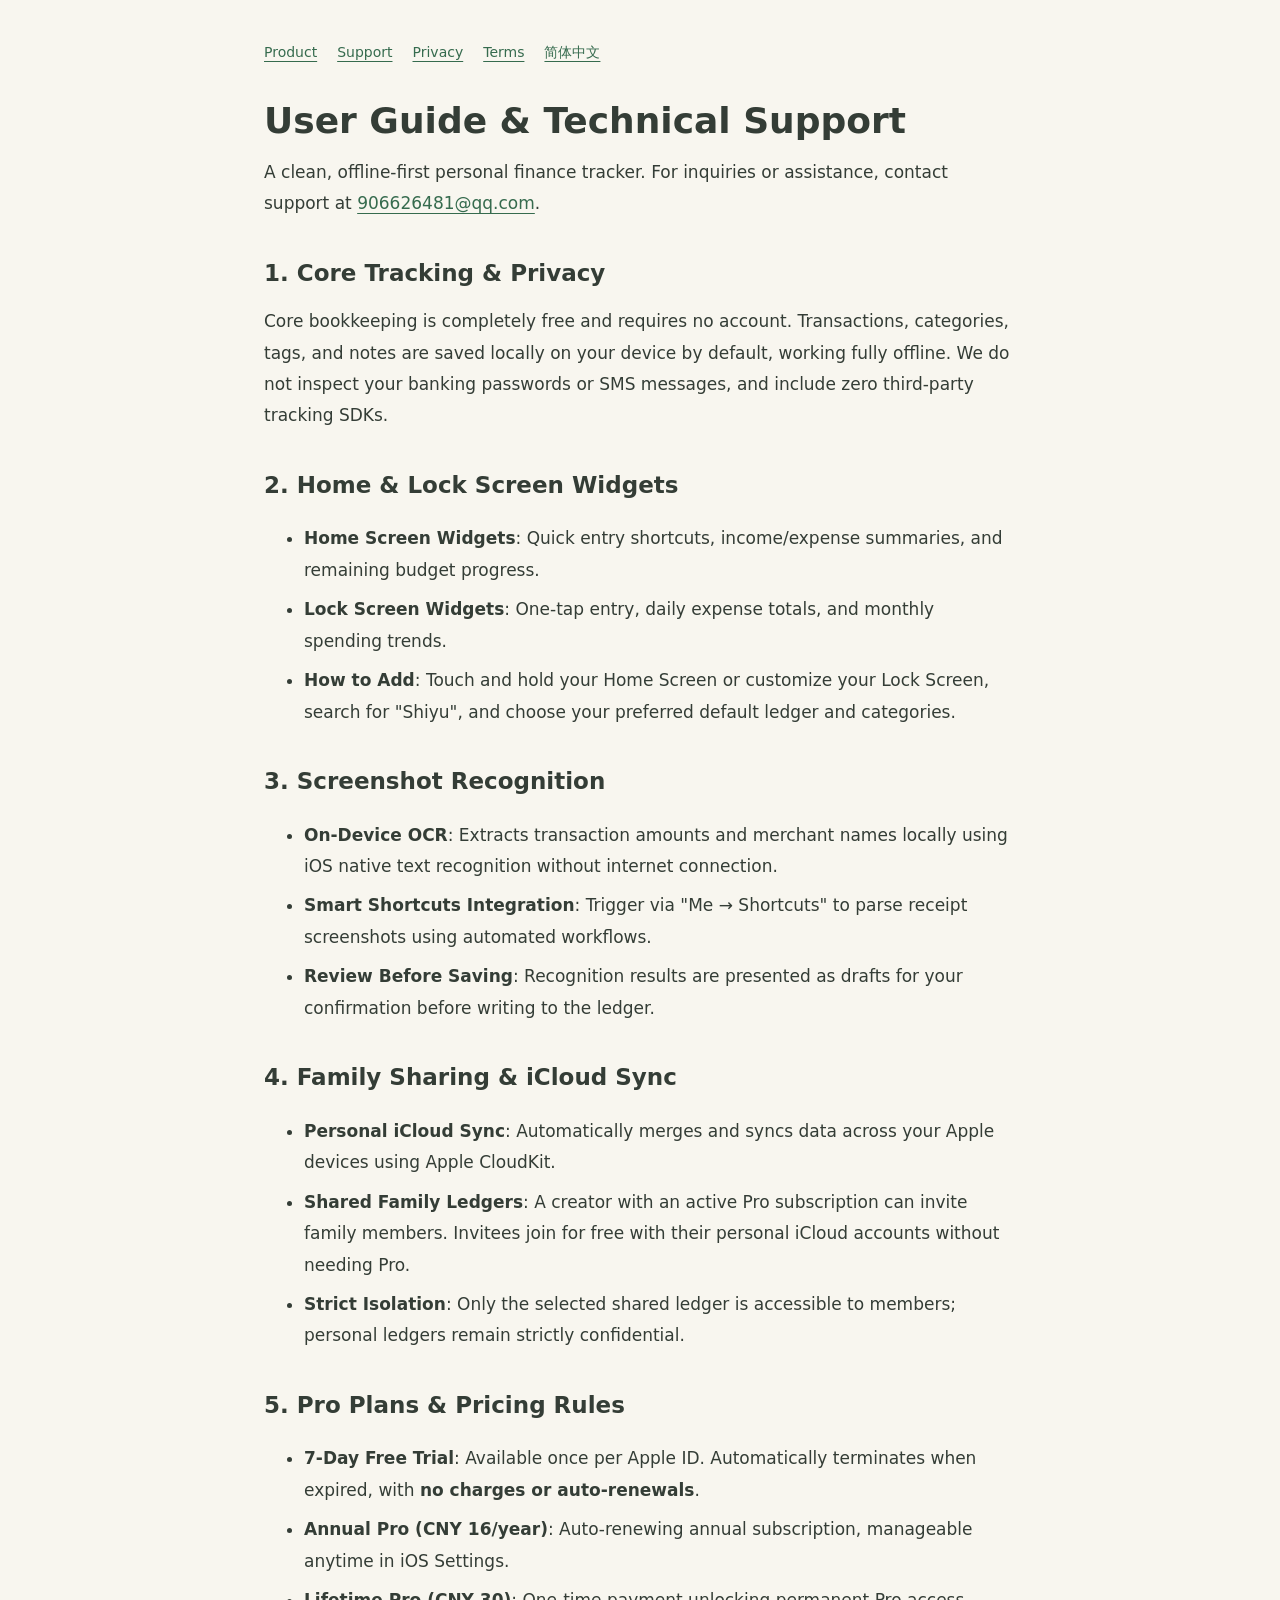
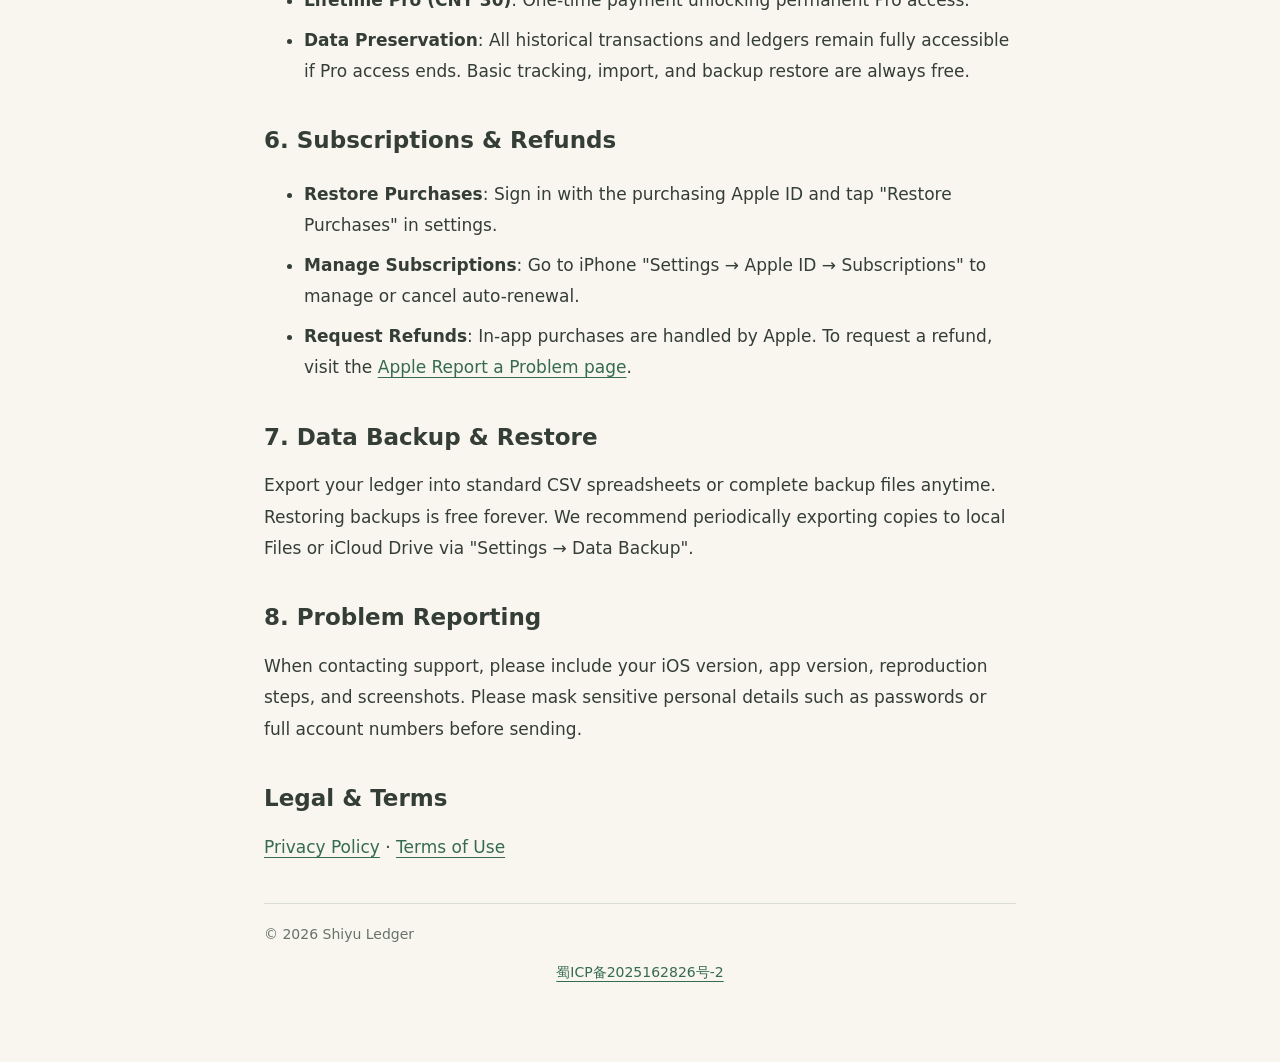
<file: support-en.html>
<!doctype html>
<html lang="en"><head><meta charset="utf-8"><meta name="viewport" content="width=device-width,initial-scale=1"><title>Shiyu Ledger · User Guide & Support</title><link rel="stylesheet" href="style.css"></head><body><main>
<nav><a href="index-en.html">Product</a><a href="support-en.html" aria-current="page">Support</a><a href="privacy-en.html">Privacy</a><a href="terms-en.html">Terms</a><a href="support.html" lang="zh-CN">简体中文</a></nav>
<h1>User Guide & Technical Support</h1><p>A clean, offline-first personal finance tracker. For inquiries or assistance, contact support at <a href="mailto:906626481@qq.com">906626481@qq.com</a>.</p>

<h2>1. Core Tracking & Privacy</h2>
<p>Core bookkeeping is completely free and requires no account. Transactions, categories, tags, and notes are saved locally on your device by default, working fully offline. We do not inspect your banking passwords or SMS messages, and include zero third-party tracking SDKs.</p>

<h2>2. Home & Lock Screen Widgets</h2>
<ul>
<li><strong>Home Screen Widgets</strong>: Quick entry shortcuts, income/expense summaries, and remaining budget progress.</li>
<li><strong>Lock Screen Widgets</strong>: One-tap entry, daily expense totals, and monthly spending trends.</li>
<li><strong>How to Add</strong>: Touch and hold your Home Screen or customize your Lock Screen, search for "Shiyu", and choose your preferred default ledger and categories.</li>
</ul>

<h2>3. Screenshot Recognition</h2>
<ul>
<li><strong>On-Device OCR</strong>: Extracts transaction amounts and merchant names locally using iOS native text recognition without internet connection.</li>
<li><strong>Smart Shortcuts Integration</strong>: Trigger via "Me → Shortcuts" to parse receipt screenshots using automated workflows.</li>
<li><strong>Review Before Saving</strong>: Recognition results are presented as drafts for your confirmation before writing to the ledger.</li>
</ul>

<h2>4. Family Sharing & iCloud Sync</h2>
<ul>
<li><strong>Personal iCloud Sync</strong>: Automatically merges and syncs data across your Apple devices using Apple CloudKit.</li>
<li><strong>Shared Family Ledgers</strong>: A creator with an active Pro subscription can invite family members. Invitees join for free with their personal iCloud accounts without needing Pro.</li>
<li><strong>Strict Isolation</strong>: Only the selected shared ledger is accessible to members; personal ledgers remain strictly confidential.</li>
</ul>

<h2>5. Pro Plans & Pricing Rules</h2>
<ul>
<li><strong>7-Day Free Trial</strong>: Available once per Apple ID. Automatically terminates when expired, with <strong>no charges or auto-renewals</strong>.</li>
<li><strong>Annual Pro (CNY 16/year)</strong>: Auto-renewing annual subscription, manageable anytime in iOS Settings.</li>
<li><strong>Lifetime Pro (CNY 30)</strong>: One-time payment unlocking permanent Pro access.</li>
<li><strong>Data Preservation</strong>: All historical transactions and ledgers remain fully accessible if Pro access ends. Basic tracking, import, and backup restore are always free.</li>
</ul>

<h2>6. Subscriptions & Refunds</h2>
<ul>
<li><strong>Restore Purchases</strong>: Sign in with the purchasing Apple ID and tap "Restore Purchases" in settings.</li>
<li><strong>Manage Subscriptions</strong>: Go to iPhone "Settings → Apple ID → Subscriptions" to manage or cancel auto-renewal.</li>
<li><strong>Request Refunds</strong>: In-app purchases are handled by Apple. To request a refund, visit the <a href="https://reportaproblem.apple.com/" target="_blank" rel="noopener noreferrer">Apple Report a Problem page</a>.</li>
</ul>

<h2>7. Data Backup & Restore</h2>
<p>Export your ledger into standard CSV spreadsheets or complete backup files anytime. Restoring backups is free forever. We recommend periodically exporting copies to local Files or iCloud Drive via "Settings → Data Backup".</p>

<h2>8. Problem Reporting</h2>
<p>When contacting support, please include your iOS version, app version, reproduction steps, and screenshots. Please mask sensitive personal details such as passwords or full account numbers before sending.</p>

<h2>Legal & Terms</h2><p><a href="privacy-en.html">Privacy Policy</a> · <a href="terms-en.html">Terms of Use</a></p><footer>© 2026 Shiyu Ledger<p class="filing"><a href="https://beian.miit.gov.cn/" target="_blank" rel="noopener noreferrer">蜀ICP备2025162826号-2</a></p></footer></main></body></html>
</file>
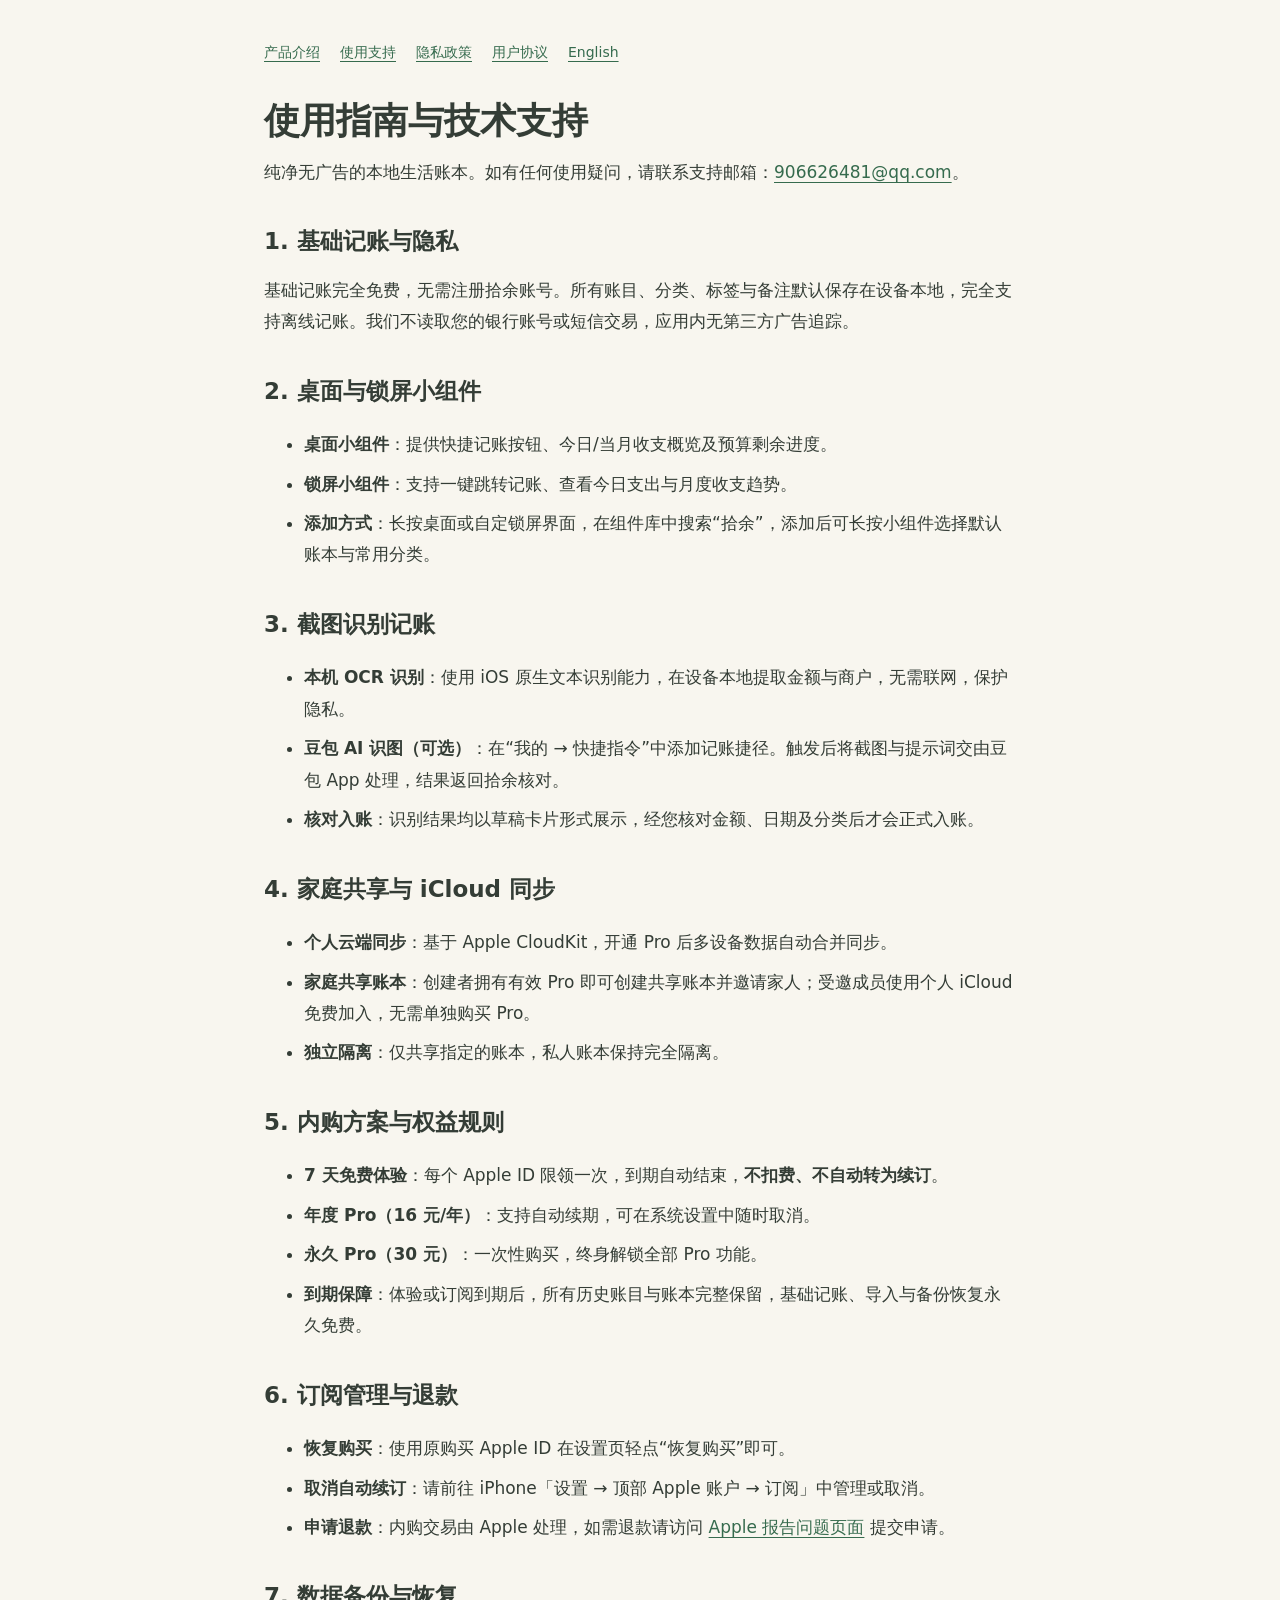
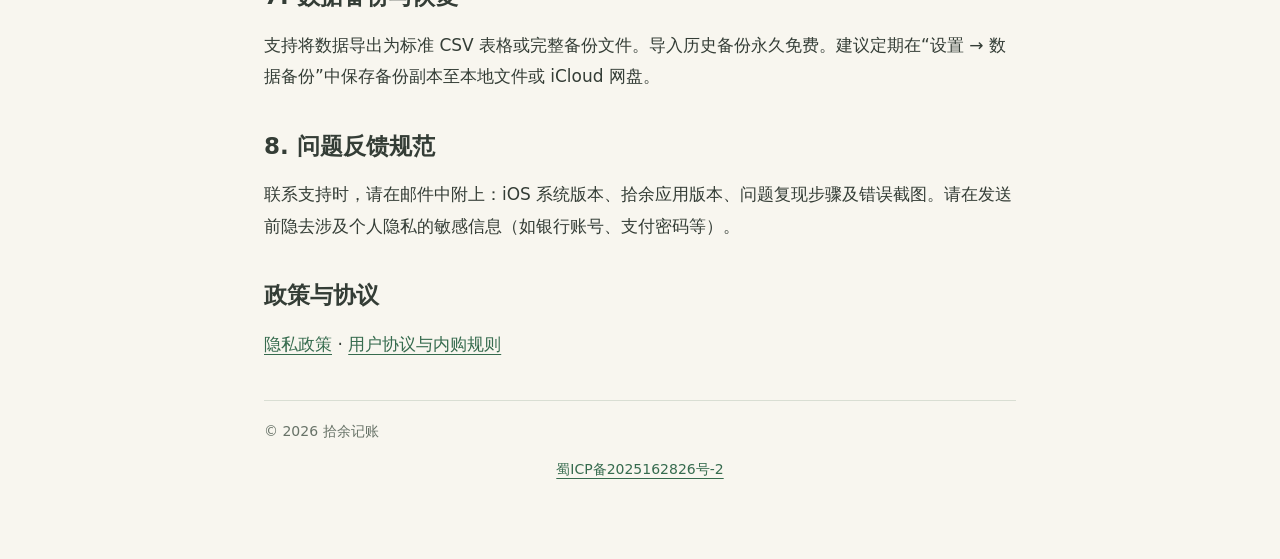
<file: support.html>
<!doctype html>
<html lang="zh-CN"><head><meta charset="utf-8"><meta name="viewport" content="width=device-width,initial-scale=1"><title>拾余记账 · 支持指南</title><link rel="stylesheet" href="style.css"></head><body><main><nav><a href="index.html">产品介绍</a><a href="support.html">使用支持</a><a href="privacy.html">隐私政策</a><a href="terms.html">用户协议</a><a href="support-en.html" lang="en">English</a></nav><h1>使用指南与技术支持</h1><p>纯净无广告的本地生活账本。如有任何使用疑问，请联系支持邮箱：<a href="mailto:906626481@qq.com">906626481@qq.com</a>。</p>

<h2>1. 基础记账与隐私</h2>
<p>基础记账完全免费，无需注册拾余账号。所有账目、分类、标签与备注默认保存在设备本地，完全支持离线记账。我们不读取您的银行账号或短信交易，应用内无第三方广告追踪。</p>

<h2>2. 桌面与锁屏小组件</h2>
<ul>
<li><strong>桌面小组件</strong>：提供快捷记账按钮、今日/当月收支概览及预算剩余进度。</li>
<li><strong>锁屏小组件</strong>：支持一键跳转记账、查看今日支出与月度收支趋势。</li>
<li><strong>添加方式</strong>：长按桌面或自定锁屏界面，在组件库中搜索“拾余”，添加后可长按小组件选择默认账本与常用分类。</li>
</ul>

<h2>3. 截图识别记账</h2>
<ul>
<li><strong>本机 OCR 识别</strong>：使用 iOS 原生文本识别能力，在设备本地提取金额与商户，无需联网，保护隐私。</li>
<li><strong>豆包 AI 识图（可选）</strong>：在“我的 → 快捷指令”中添加记账捷径。触发后将截图与提示词交由豆包 App 处理，结果返回拾余核对。</li>
<li><strong>核对入账</strong>：识别结果均以草稿卡片形式展示，经您核对金额、日期及分类后才会正式入账。</li>
</ul>

<h2>4. 家庭共享与 iCloud 同步</h2>
<ul>
<li><strong>个人云端同步</strong>：基于 Apple CloudKit，开通 Pro 后多设备数据自动合并同步。</li>
<li><strong>家庭共享账本</strong>：创建者拥有有效 Pro 即可创建共享账本并邀请家人；受邀成员使用个人 iCloud 免费加入，无需单独购买 Pro。</li>
<li><strong>独立隔离</strong>：仅共享指定的账本，私人账本保持完全隔离。</li>
</ul>

<h2>5. 内购方案与权益规则</h2>
<ul>
<li><strong>7 天免费体验</strong>：每个 Apple ID 限领一次，到期自动结束，<strong>不扣费、不自动转为续订</strong>。</li>
<li><strong>年度 Pro（16 元/年）</strong>：支持自动续期，可在系统设置中随时取消。</li>
<li><strong>永久 Pro（30 元）</strong>：一次性购买，终身解锁全部 Pro 功能。</li>
<li><strong>到期保障</strong>：体验或订阅到期后，所有历史账目与账本完整保留，基础记账、导入与备份恢复永久免费。</li>
</ul>

<h2>6. 订阅管理与退款</h2>
<ul>
<li><strong>恢复购买</strong>：使用原购买 Apple ID 在设置页轻点“恢复购买”即可。</li>
<li><strong>取消自动续订</strong>：请前往 iPhone「设置 → 顶部 Apple 账户 → 订阅」中管理或取消。</li>
<li><strong>申请退款</strong>：内购交易由 Apple 处理，如需退款请访问 <a href="https://reportaproblem.apple.com/" target="_blank" rel="noopener noreferrer">Apple 报告问题页面</a> 提交申请。</li>
</ul>

<h2>7. 数据备份与恢复</h2>
<p>支持将数据导出为标准 CSV 表格或完整备份文件。导入历史备份永久免费。建议定期在“设置 → 数据备份”中保存备份副本至本地文件或 iCloud 网盘。</p>

<h2>8. 问题反馈规范</h2>
<p>联系支持时，请在邮件中附上：iOS 系统版本、拾余应用版本、问题复现步骤及错误截图。请在发送前隐去涉及个人隐私的敏感信息（如银行账号、支付密码等）。</p>

<h2>政策与协议</h2><p><a href="privacy.html">隐私政策</a> · <a href="terms.html">用户协议与内购规则</a></p><footer>© 2026 拾余记账<p class="filing"><a href="https://beian.miit.gov.cn/" target="_blank" rel="noopener noreferrer">蜀ICP备2025162826号-2</a></p></footer></main></body></html>
</file>
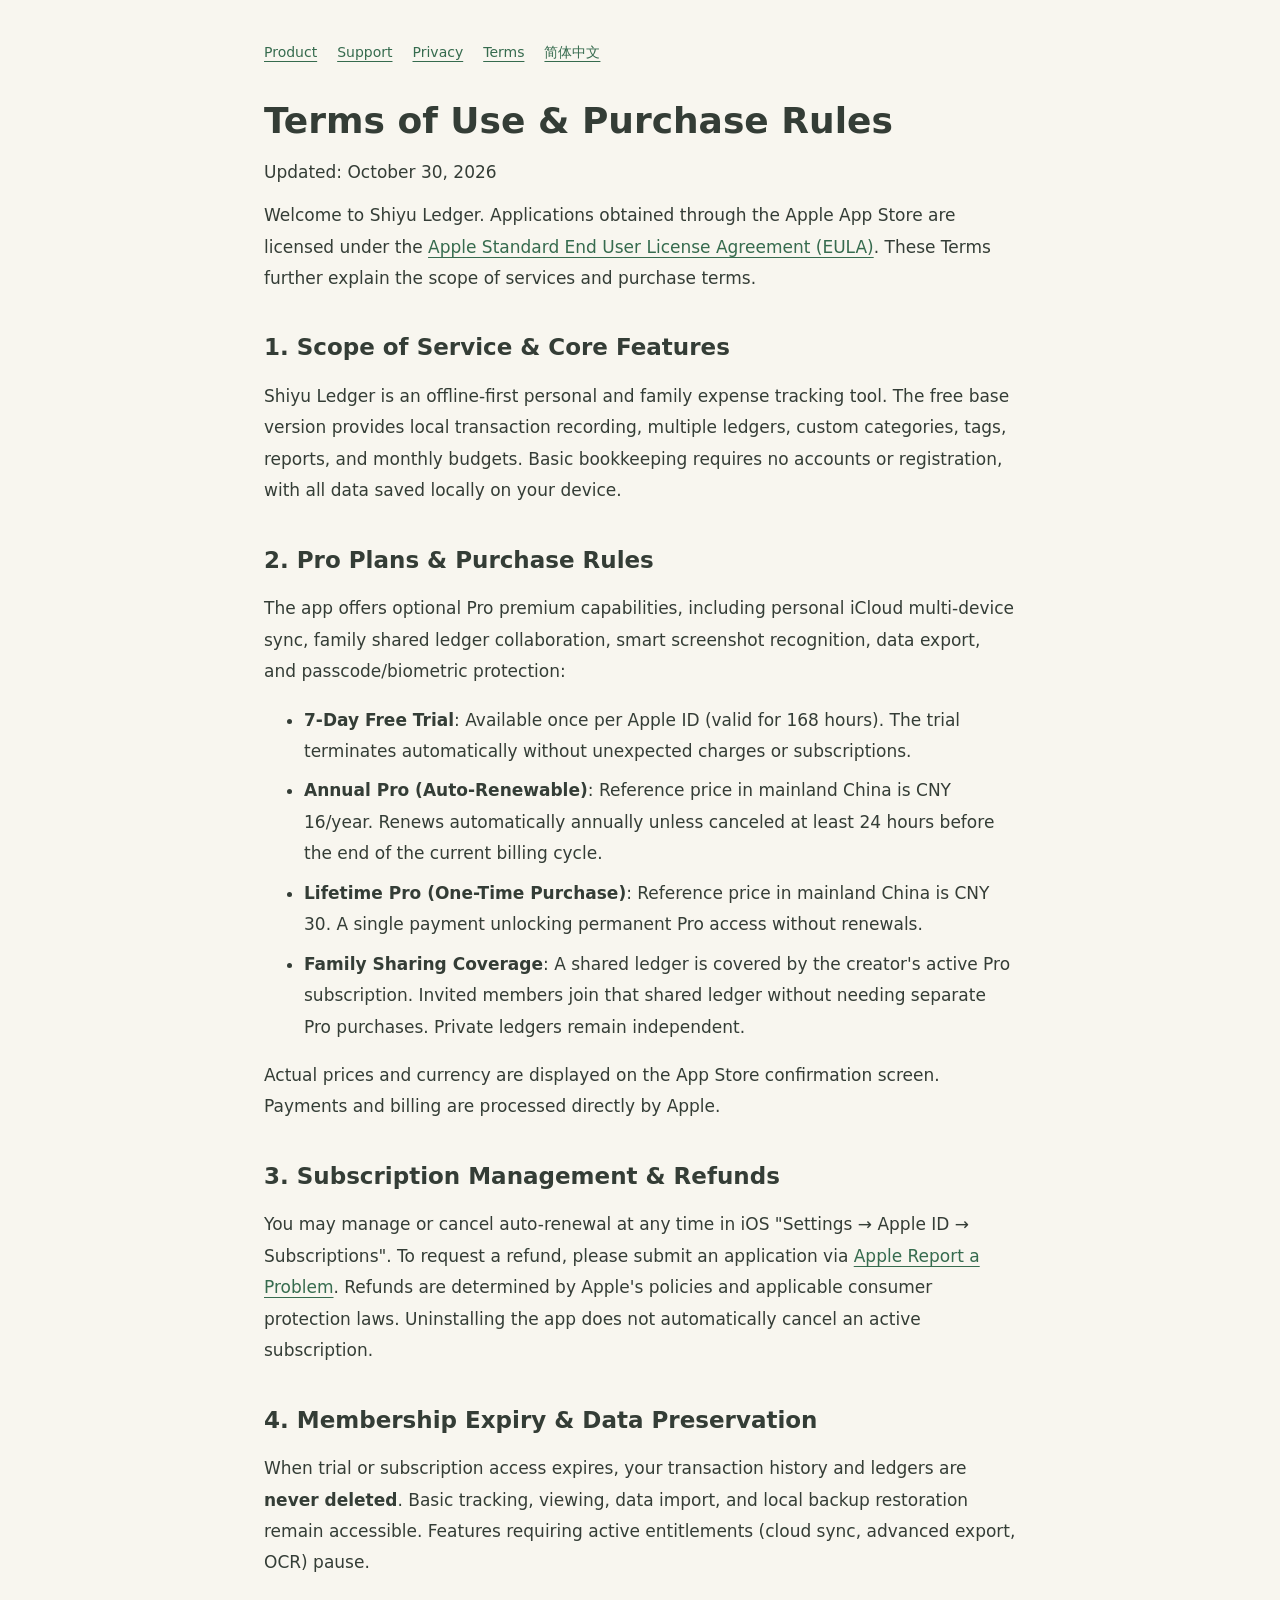
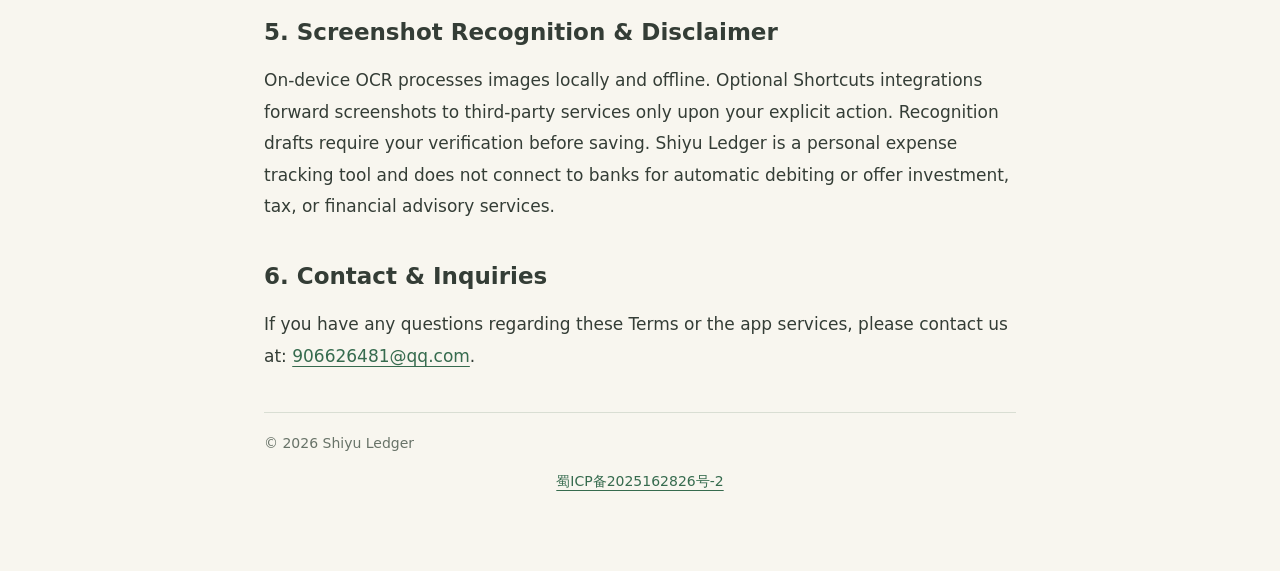
<file: terms-en.html>
<!doctype html>
<html lang="en"><head><meta charset="utf-8"><meta name="viewport" content="width=device-width,initial-scale=1"><title>Shiyu Ledger · Terms of Use</title><link rel="stylesheet" href="style.css"></head><body><main>
<nav><a href="index-en.html">Product</a><a href="support-en.html">Support</a><a href="privacy-en.html">Privacy</a><a href="terms-en.html" aria-current="page">Terms</a><a href="terms.html" lang="zh-CN">简体中文</a></nav>
<h1>Terms of Use & Purchase Rules</h1><p>Updated: October 30, 2026</p>
<p>Welcome to Shiyu Ledger. Applications obtained through the Apple App Store are licensed under the <a href="https://www.apple.com/legal/internet-services/itunes/dev/stdeula/" target="_blank" rel="noopener noreferrer">Apple Standard End User License Agreement (EULA)</a>. These Terms further explain the scope of services and purchase terms.</p>

<h2>1. Scope of Service & Core Features</h2>
<p>Shiyu Ledger is an offline-first personal and family expense tracking tool. The free base version provides local transaction recording, multiple ledgers, custom categories, tags, reports, and monthly budgets. Basic bookkeeping requires no accounts or registration, with all data saved locally on your device.</p>

<h2>2. Pro Plans & Purchase Rules</h2>
<p>The app offers optional Pro premium capabilities, including personal iCloud multi-device sync, family shared ledger collaboration, smart screenshot recognition, data export, and passcode/biometric protection:</p>
<ul>
<li><strong>7-Day Free Trial</strong>: Available once per Apple ID (valid for 168 hours). The trial terminates automatically without unexpected charges or subscriptions.</li>
<li><strong>Annual Pro (Auto-Renewable)</strong>: Reference price in mainland China is CNY 16/year. Renews automatically annually unless canceled at least 24 hours before the end of the current billing cycle.</li>
<li><strong>Lifetime Pro (One-Time Purchase)</strong>: Reference price in mainland China is CNY 30. A single payment unlocking permanent Pro access without renewals.</li>
<li><strong>Family Sharing Coverage</strong>: A shared ledger is covered by the creator's active Pro subscription. Invited members join that shared ledger without needing separate Pro purchases. Private ledgers remain independent.</li>
</ul>
<p>Actual prices and currency are displayed on the App Store confirmation screen. Payments and billing are processed directly by Apple.</p>

<h2>3. Subscription Management & Refunds</h2>
<p>You may manage or cancel auto-renewal at any time in iOS "Settings → Apple ID → Subscriptions". To request a refund, please submit an application via <a href="https://reportaproblem.apple.com/" target="_blank" rel="noopener noreferrer">Apple Report a Problem</a>. Refunds are determined by Apple's policies and applicable consumer protection laws. Uninstalling the app does not automatically cancel an active subscription.</p>

<h2>4. Membership Expiry & Data Preservation</h2>
<p>When trial or subscription access expires, your transaction history and ledgers are <strong>never deleted</strong>. Basic tracking, viewing, data import, and local backup restoration remain accessible. Features requiring active entitlements (cloud sync, advanced export, OCR) pause.</p>

<h2>5. Screenshot Recognition & Disclaimer</h2>
<p>On-device OCR processes images locally and offline. Optional Shortcuts integrations forward screenshots to third-party services only upon your explicit action. Recognition drafts require your verification before saving. Shiyu Ledger is a personal expense tracking tool and does not connect to banks for automatic debiting or offer investment, tax, or financial advisory services.</p>

<h2>6. Contact & Inquiries</h2>
<p>If you have any questions regarding these Terms or the app services, please contact us at: <a href="mailto:906626481@qq.com">906626481@qq.com</a>.</p>
<footer>© 2026 Shiyu Ledger<p class="filing"><a href="https://beian.miit.gov.cn/" target="_blank" rel="noopener noreferrer">蜀ICP备2025162826号-2</a></p></footer></main></body></html>
</file>
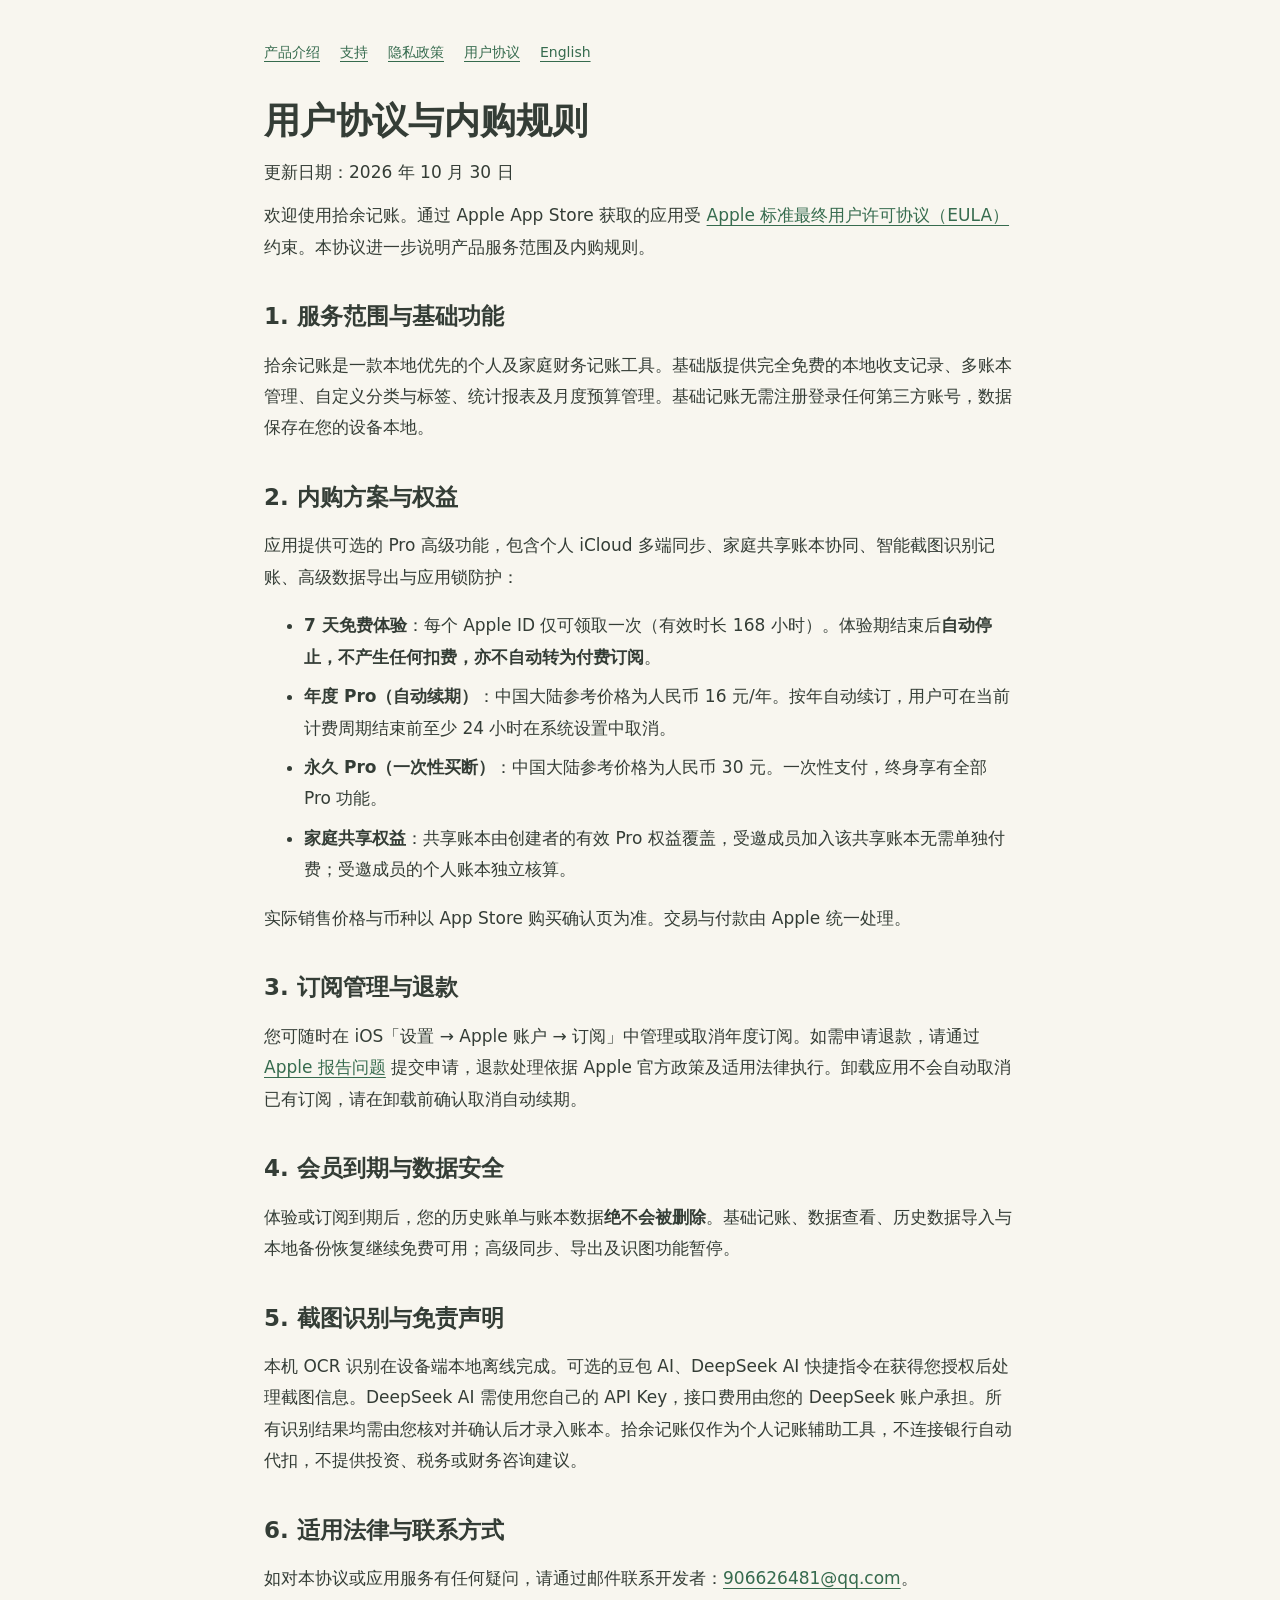
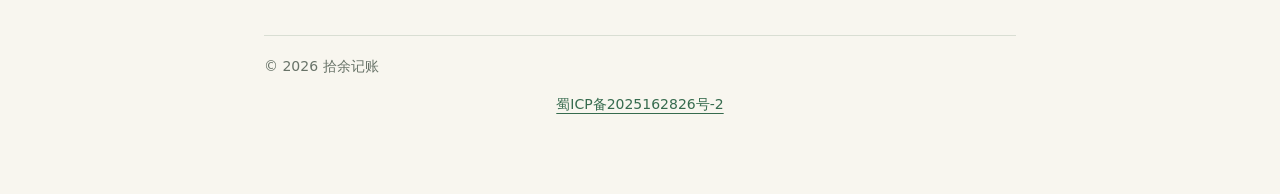
<file: terms.html>
<!doctype html>
<html lang="zh-CN"><head><meta charset="utf-8"><meta name="viewport" content="width=device-width,initial-scale=1"><title>拾余记账 · 用户协议</title><link rel="stylesheet" href="style.css"></head><body><main>
<nav><a href="index.html">产品介绍</a><a href="support.html">支持</a><a href="privacy.html">隐私政策</a><a href="terms.html" aria-current="page">用户协议</a><a href="terms-en.html" lang="en">English</a></nav>
<h1>用户协议与内购规则</h1><p>更新日期：2026 年 10 月 30 日</p>
<p>欢迎使用拾余记账。通过 Apple App Store 获取的应用受 <a href="https://www.apple.com/legal/internet-services/itunes/dev/stdeula/" target="_blank" rel="noopener noreferrer">Apple 标准最终用户许可协议（EULA）</a> 约束。本协议进一步说明产品服务范围及内购规则。</p>

<h2>1. 服务范围与基础功能</h2>
<p>拾余记账是一款本地优先的个人及家庭财务记账工具。基础版提供完全免费的本地收支记录、多账本管理、自定义分类与标签、统计报表及月度预算管理。基础记账无需注册登录任何第三方账号，数据保存在您的设备本地。</p>

<h2>2. 内购方案与权益</h2>
<p>应用提供可选的 Pro 高级功能，包含个人 iCloud 多端同步、家庭共享账本协同、智能截图识别记账、高级数据导出与应用锁防护：</p>
<ul>
<li><strong>7 天免费体验</strong>：每个 Apple ID 仅可领取一次（有效时长 168 小时）。体验期结束后<strong>自动停止，不产生任何扣费，亦不自动转为付费订阅</strong>。</li>
<li><strong>年度 Pro（自动续期）</strong>：中国大陆参考价格为人民币 16 元/年。按年自动续订，用户可在当前计费周期结束前至少 24 小时在系统设置中取消。</li>
<li><strong>永久 Pro（一次性买断）</strong>：中国大陆参考价格为人民币 30 元。一次性支付，终身享有全部 Pro 功能。</li>
<li><strong>家庭共享权益</strong>：共享账本由创建者的有效 Pro 权益覆盖，受邀成员加入该共享账本无需单独付费；受邀成员的个人账本独立核算。</li>
</ul>
<p>实际销售价格与币种以 App Store 购买确认页为准。交易与付款由 Apple 统一处理。</p>

<h2>3. 订阅管理与退款</h2>
<p>您可随时在 iOS「设置 → Apple 账户 → 订阅」中管理或取消年度订阅。如需申请退款，请通过 <a href="https://reportaproblem.apple.com/" target="_blank" rel="noopener noreferrer">Apple 报告问题</a> 提交申请，退款处理依据 Apple 官方政策及适用法律执行。卸载应用不会自动取消已有订阅，请在卸载前确认取消自动续期。</p>

<h2>4. 会员到期与数据安全</h2>
<p>体验或订阅到期后，您的历史账单与账本数据<strong>绝不会被删除</strong>。基础记账、数据查看、历史数据导入与本地备份恢复继续免费可用；高级同步、导出及识图功能暂停。</p>

<h2>5. 截图识别与免责声明</h2>
<p>本机 OCR 识别在设备端本地离线完成。可选的豆包 AI、DeepSeek AI 快捷指令在获得您授权后处理截图信息。DeepSeek AI 需使用您自己的 API Key，接口费用由您的 DeepSeek 账户承担。所有识别结果均需由您核对并确认后才录入账本。拾余记账仅作为个人记账辅助工具，不连接银行自动代扣，不提供投资、税务或财务咨询建议。</p>

<h2>6. 适用法律与联系方式</h2>
<p>如对本协议或应用服务有任何疑问，请通过邮件联系开发者：<a href="mailto:906626481@qq.com">906626481@qq.com</a>。</p>
<footer>© 2026 拾余记账<p class="filing"><a href="https://beian.miit.gov.cn/" target="_blank" rel="noopener noreferrer">蜀ICP备2025162826号-2</a></p></footer></main></body></html>
</file>
<file: site.css>
@charset "UTF-8";
:root{color-scheme:light;--paper:#f7f5ed;--ink:#303b2e;--green:#486b3c;--muted:#737a6a;--line:#dbdfd1;--sage:#e9eddd}*{box-sizing:border-box}html{scroll-behavior:smooth;scroll-padding-top:100px}body{margin:0;color:var(--ink);background:var(--paper);font-family:-apple-system,BlinkMacSystemFont,"Segoe UI","PingFang SC",sans-serif;line-height:1.75}a{color:inherit;text-underline-offset:5px}a:focus-visible,summary:focus-visible{outline:3px solid var(--green);outline-offset:6px}img{display:block;max-width:100%;height:auto}h1,h2,h3,p{margin:0}h1,h2,h3{line-height:1.25}h1{font-size:clamp(44px,5.1vw,72px);letter-spacing:-.045em;font-weight:650}h2{font-size:clamp(32px,3.5vw,48px);letter-spacing:-.03em}h3{font-size:22px}p{color:var(--muted)}.wrap{width:min(1120px,calc(100% - 64px));margin:auto}.site-header{border-bottom:1px solid var(--line)}.nav{display:flex;align-items:center;justify-content:space-between;gap:28px;min-height:94px}.brand{display:flex;align-items:center;gap:12px;text-decoration:none;font-size:20px;font-weight:650;white-space:nowrap}.brand img{width:43px;height:43px;border-radius:12px}.nav-links{display:flex;align-items:center;gap:27px;font-size:14px}.nav-links a{text-decoration:none}.nav-links a:hover{text-decoration:underline}.language{border:1px solid var(--line);padding:5px 14px;border-radius:99px}.hero{display:grid;grid-template-columns:1.05fr .95fr;align-items:center;gap:70px;min-height:785px;padding:66px 0 78px}.eyebrow{font-size:12px;font-weight:650;letter-spacing:.16em;text-transform:uppercase;color:var(--green);margin-bottom:24px}.hero h1 span{color:var(--green)}.lead{font-size:18px;max-width:490px;margin-top:28px}.actions{display:flex;flex-wrap:wrap;align-items:center;gap:22px;margin-top:32px}.button{display:inline-flex;align-items:center;gap:30px;padding:13px 25px;border-radius:99px;background:var(--green);color:white;text-decoration:none;font-size:15px;font-weight:600}.button:hover{background:#35552a}.availability{font-size:12px;color:var(--muted);margin-top:18px}.hero-visual{position:relative;display:flex;justify-content:center}.hero-visual:before{content:"";position:absolute;inset:12% -8% 2%;background:var(--sage);border-radius:48% 48% 38% 42%;transform:rotate(-8deg);z-index:-1}.phone{width:274px;overflow:hidden;border:6px solid #fdfcf6;border-radius:35px;box-shadow:0 20px 55px #34452e20,0 0 0 1px #cdd1c4}.hero .phone{transform:rotate(3deg)}.floating-note{position:absolute;bottom:36px;left:-2px;padding:17px 23px;background:#fffdf7;box-shadow:0 10px 30px #34452e12;border:1px solid var(--line);border-radius:18px;transform:rotate(-4deg);font-size:14px}.floating-note strong{display:block;color:var(--green);font-size:23px}.pillars{display:grid;grid-template-columns:repeat(3,1fr);border-top:1px solid var(--line);border-bottom:1px solid var(--line);padding:29px 0;gap:40px}.pillars strong{display:block;font-size:19px;margin-bottom:5px}.pillars p{font-size:14px}.section{padding:108px 0}.section-intro{max-width:620px;margin-bottom:52px}.section-intro>p{margin-top:20px;font-size:17px}.feature{display:grid;grid-template-columns:1fr 1fr;gap:80px;align-items:center;padding:34px 0 82px}.feature:last-child{padding-bottom:0}.feature-visual{background:#e9eddf;border-radius:32px;display:flex;justify-content:center;padding:40px 32px;overflow:hidden}.feature-visual.peach{background:#f1e5d9}.feature .phone{width:244px}.feature-copy h2{font-size:38px}.feature-copy>p{margin:22px 0;font-size:17px}.feature-copy small{display:block;color:var(--muted);line-height:1.8;font-size:13px}.tag{display:inline-block;border:1px solid #bdcbb0;color:var(--green);font-size:11px;line-height:1;padding:7px 10px;border-radius:99px;margin-bottom:19px;font-weight:650;letter-spacing:.1em}.feature-list{list-style:none;padding:0;margin:25px 0}.feature-list li{position:relative;padding-left:24px;margin:12px 0;font-size:15px}.feature-list li:before{content:"✓";position:absolute;left:0;color:var(--green)}.widgets{background:var(--sage);border-radius:36px;padding:66px;display:grid;grid-template-columns:1fr 1fr;gap:64px;align-items:center}.widgets h2{font-size:38px}.widgets p{margin-top:23px;font-size:17px}.widget-pair{display:flex;align-items:center;gap:18px}.widget-pair .phone{width:50%;min-width:0;border-width:4px;border-radius:22px}.widget-pair .phone:last-child{transform:translateY(25px)}.pricing{background:#eeefe7}.pricing-head{text-align:center;max-width:620px;margin:0 auto 42px}.pricing-head p{margin-top:22px}.prices{display:grid;grid-template-columns:repeat(3,1fr);gap:20px}.price-card{padding:32px;background:var(--paper);border:1px solid var(--line);border-radius:22px}.price-card.pro{background:#435f38;color:#fffdf5;border-color:#435f38}.price-card.pro p,.price-card.pro .period{color:#dce4d5}.price-card h3{font-size:19px}.amount{font-size:54px;font-weight:600;letter-spacing:-.05em;margin:20px 0 10px;line-height:1.15}.amount .currency{font-size:25px;vertical-align:top;display:inline-block;margin-top:9px;margin-right:4px}.period{font-size:14px;font-weight:400;letter-spacing:0;color:var(--muted)}.price-card p{font-size:14px}.pricing-note{font-size:13px;max-width:790px;margin:27px auto 0;text-align:center}.trial{margin-top:26px;font-weight:600;color:var(--green)}.faq{max-width:800px;margin:auto}.faq h2{margin-bottom:34px}.faq details{border-bottom:1px solid var(--line);padding:23px 0}.faq summary{cursor:pointer;font-size:17px;font-weight:550;padding-right:15px}.faq details p{margin-top:16px;font-size:15px}.footer{border-top:1px solid var(--line);padding:48px 0 28px}.footer-top{display:flex;justify-content:space-between;gap:32px}.footer-links{display:flex;flex-wrap:wrap;gap:24px;font-size:14px}.footer-bottom{display:flex;justify-content:space-between;gap:22px;margin-top:36px;font-size:12px;color:var(--muted)}.footer-copy>p{font-size:14px;margin-top:12px}.skip{position:absolute;top:-100px;left:20px;background:white;padding:10px 20px;z-index:2}.skip:focus{top:12px}
@media(max-width:850px){.wrap{width:calc(100% - 40px)}.nav{min-height:80px;gap:16px}.nav-links{gap:18px}.nav-links .optional{display:none}.hero{gap:35px;min-height:700px}.hero .phone{width:238px}.floating-note{left:-8px;bottom:28px;padding:13px 17px}.pillars{gap:24px}.feature{gap:40px}.feature-copy h2,.widgets h2{font-size:32px}.widgets{padding:40px;gap:30px}.price-card{padding:25px}.amount{font-size:45px}}
@media(max-width:620px){.brand{font-size:17px;gap:9px}.brand img{width:36px;height:36px}.nav-links{gap:12px;font-size:12px}.nav-links .mobile-hide{display:none}.language{padding:4px 11px}.hero{grid-template-columns:1fr;gap:50px;padding:58px 0 62px;min-height:0}.hero-copy{max-width:500px}.hero h1{font-size:47px}.lead{font-size:16px;margin-top:23px}.hero-visual{padding:0 20px 18px;max-width:340px;justify-self:center;width:100%}.hero-visual:before{inset:12% 0 0;transform:none}.hero .phone{width:245px}.floating-note{left:-3px;bottom:47px;font-size:12px}.floating-note strong{font-size:20px}.pillars{grid-template-columns:1fr;padding:26px 0;gap:21px}.pillars strong{font-size:17px}.section{padding:65px 0}.section-intro{margin-bottom:32px}.feature{grid-template-columns:1fr;gap:28px;padding:20px 0 60px}.feature-copy{order:-1}.feature-copy h2,.widgets h2{font-size:32px}.feature-visual{padding:30px}.feature .phone{width:237px}.widgets{grid-template-columns:1fr;padding:32px 26px 56px;gap:32px;border-radius:26px}.widget-pair{max-width:340px;margin:auto}.prices{grid-template-columns:1fr;gap:14px}.price-card{padding:27px}.amount{margin:14px 0 8px}.footer-top,.footer-bottom{flex-direction:column;gap:22px}.footer-links{gap:20px}.footer-bottom{margin-top:28px;gap:9px}.pricing-head{text-align:left}.pricing-note{text-align:left}.actions{gap:18px}.widget-pair .phone{border-radius:18px}}
@media(prefers-reduced-motion:reduce){html{scroll-behavior:auto}}

.footer-filing{text-align:center;margin-top:20px;font-size:14px}
</file>
<file: style.css>
*{box-sizing:border-box}body{margin:0;background:#f8f6ef;color:#343d36;font:17px/1.85 system-ui,-apple-system,sans-serif}main{max-width:800px;margin:0 auto;padding:40px 24px 64px}nav,footer{font-size:14px;color:#687368}nav a{margin-right:20px}a{color:#366b4e;text-underline-offset:4px}h1{font-size:36px;line-height:1.3;margin:32px 0 12px}h2{font-size:23px;margin:32px 0 8px}p{margin:12px 0}li{margin:8px 0}.note{padding:16px 20px;background:#eaf0e5;border-radius:12px}footer{border-top:1px solid #d9ded3;margin-top:40px;padding-top:18px}@media(max-width:480px){main{padding:24px 20px 48px}h1{font-size:30px}}

.filing{text-align:center}
</file>
